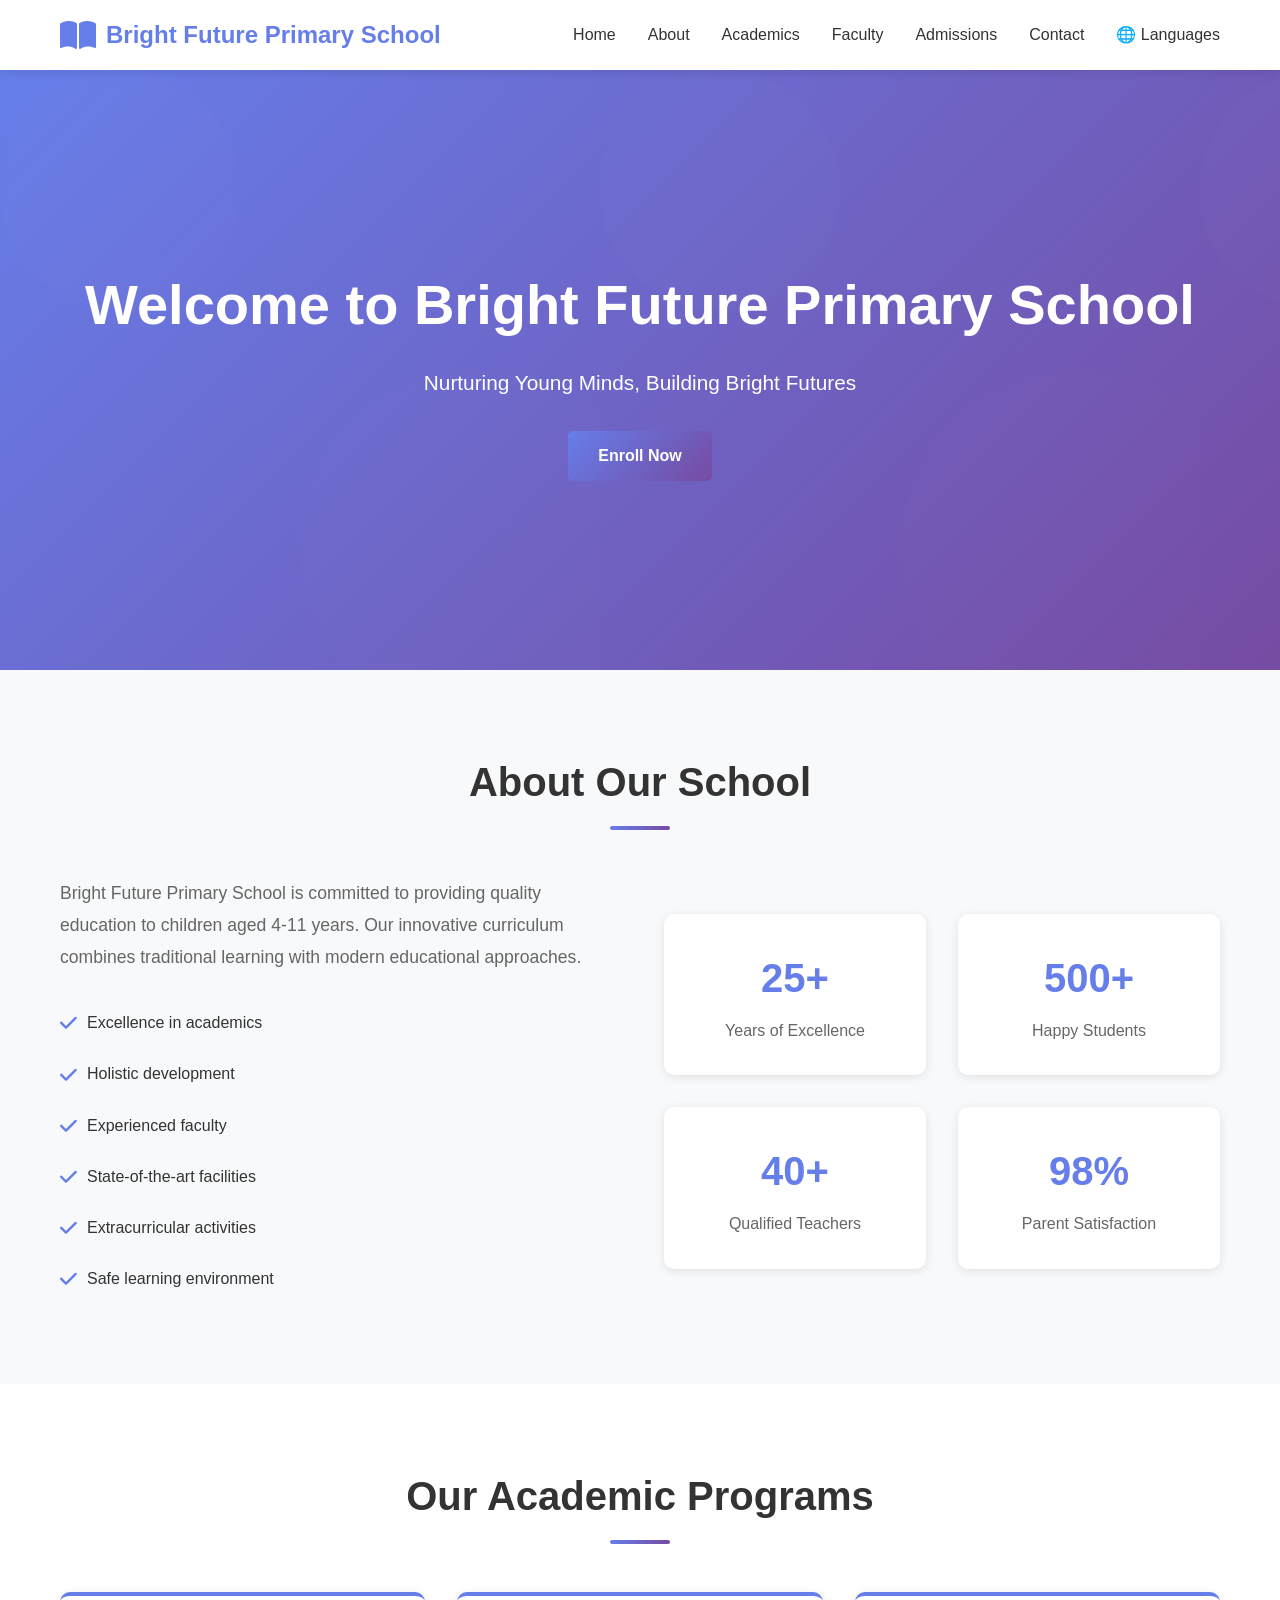
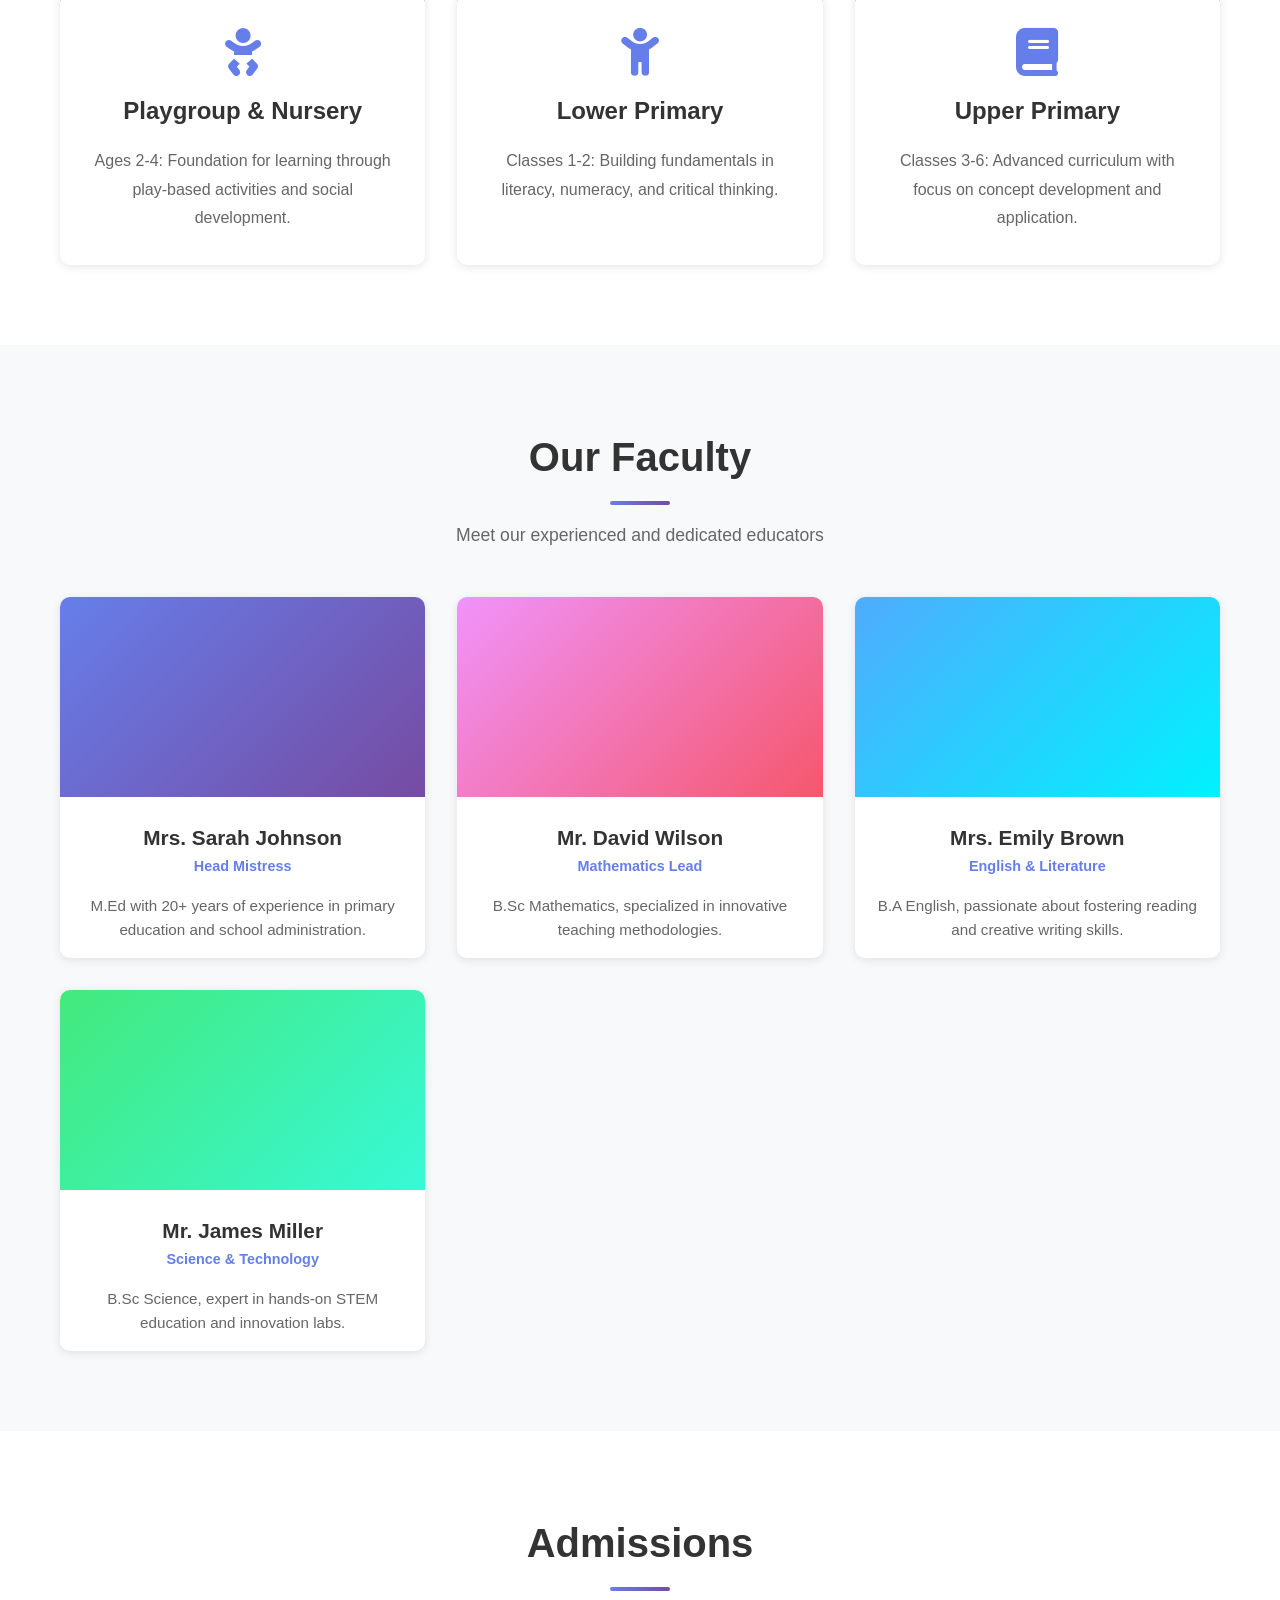
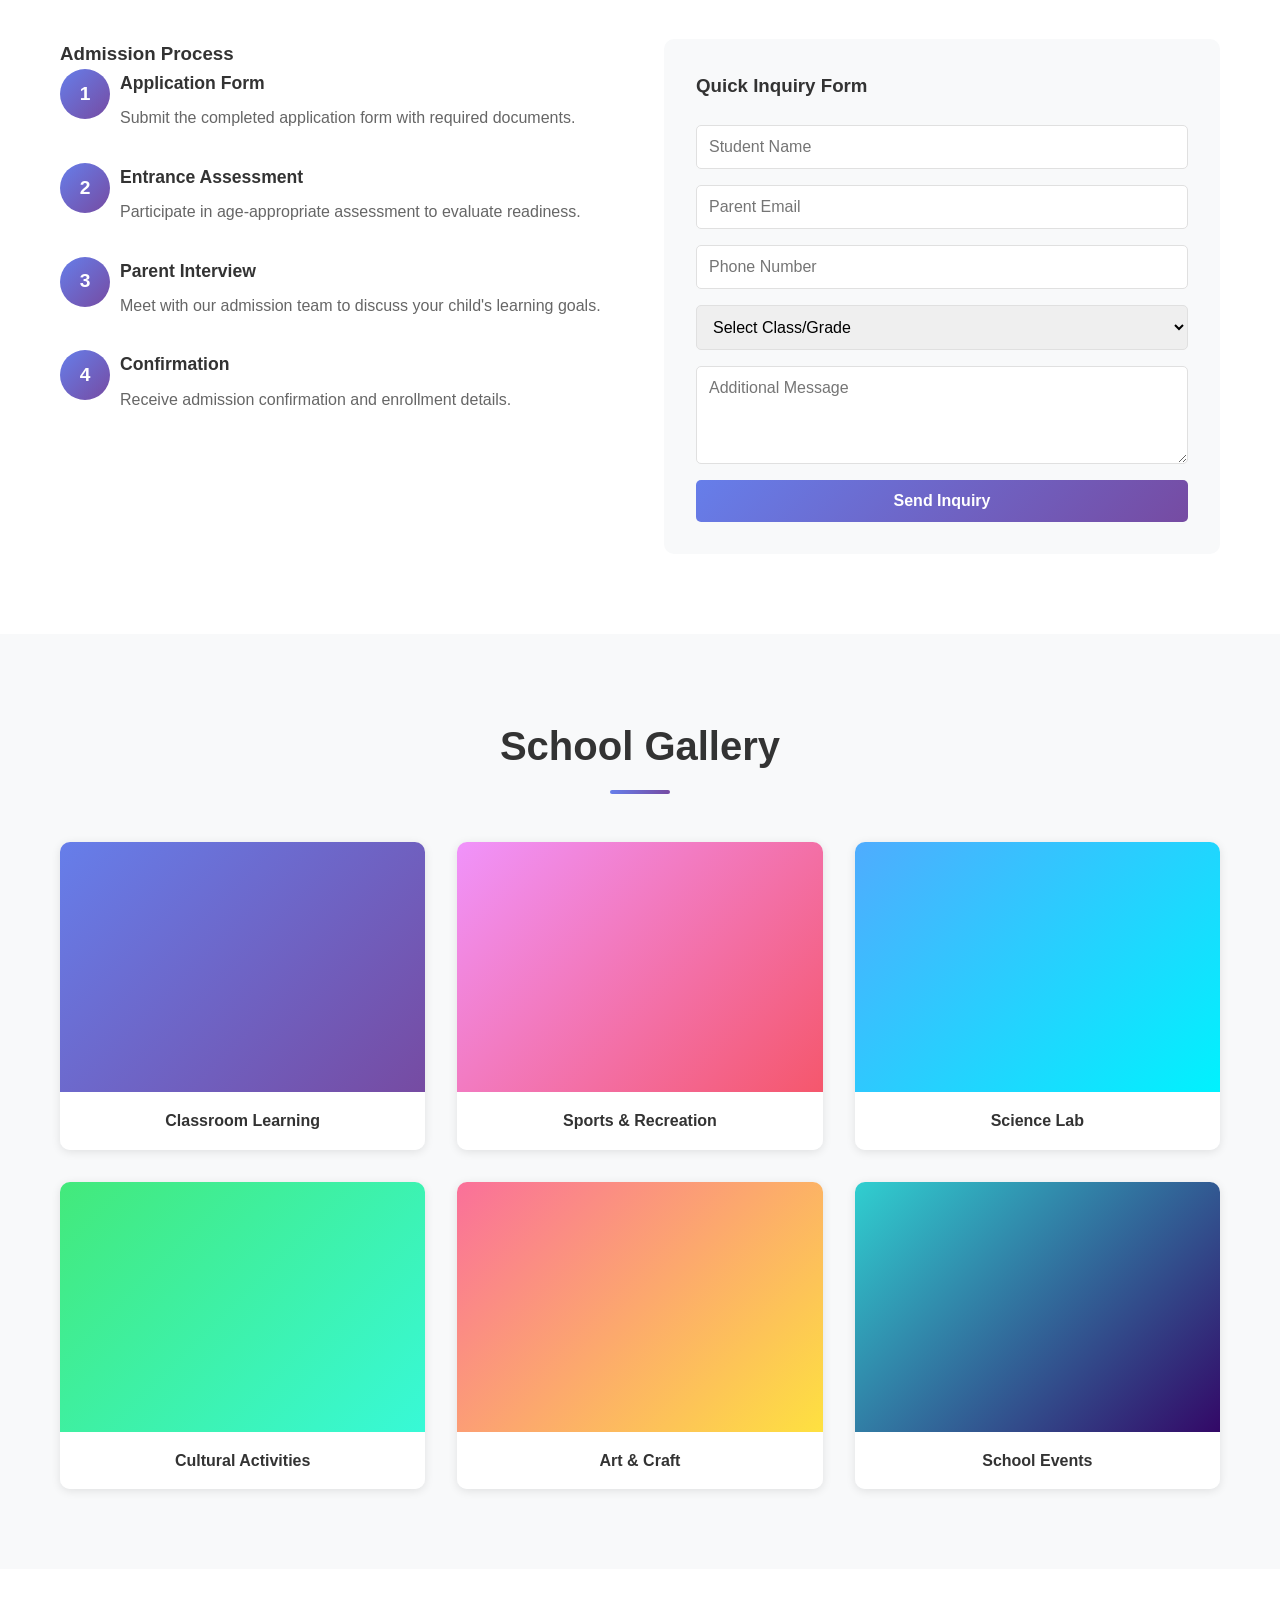
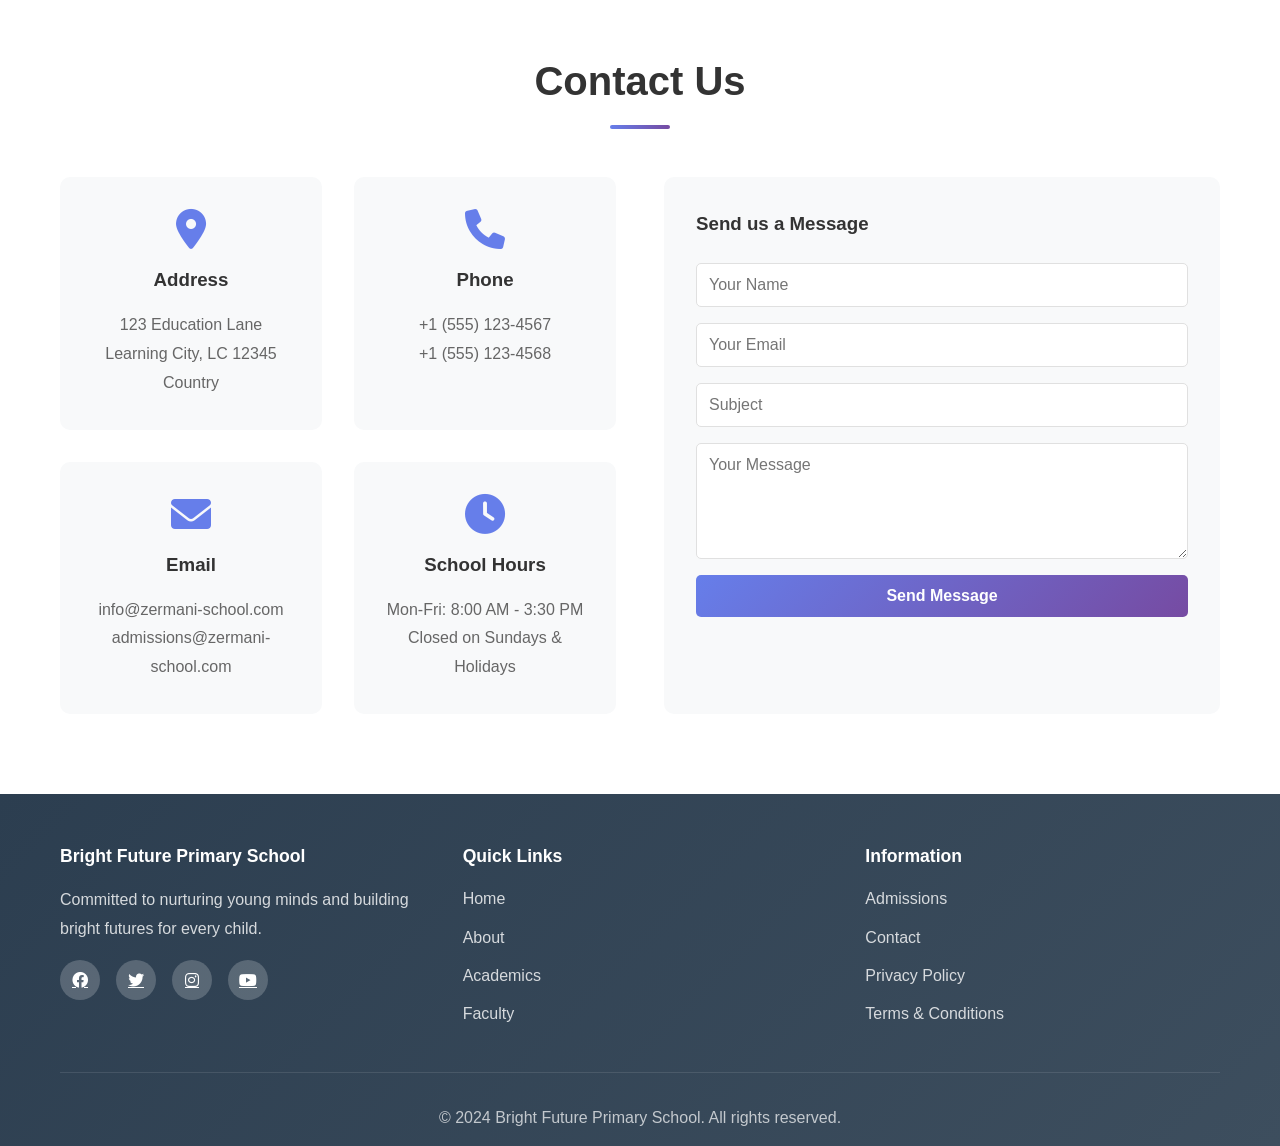
<file: index.html>
<!DOCTYPE html>
<html lang="en">
<head>
    <meta charset="UTF-8">
    <meta name="viewport" content="width=device-width, initial-scale=1.0">
    <title>Bright Future Primary School</title>
    <link rel="stylesheet" href="styles.css">
    <link rel="stylesheet" href="https://cdnjs.cloudflare.com/ajax/libs/font-awesome/6.0.0/css/all.min.css">
</head>
<body>
    <!-- Navigation Bar -->
    <nav class="navbar">
        <div class="container">
            <div class="nav-brand">
                <i class="fas fa-book-open"></i>
                <span>Bright Future Primary School</span>
            </div>
            <ul class="nav-menu">
                <li><a href="#home" class="nav-link active">Home</a></li>
                <li><a href="#about" class="nav-link">About</a></li>
                <li><a href="#academics" class="nav-link">Academics</a></li>
                <li><a href="#faculty" class="nav-link">Faculty</a></li>
                <li><a href="#admissions" class="nav-link">Admissions</a></li>
                <li><a href="#contact" class="nav-link">Contact</a></li>
                <li><a href="language-selector.html" class="nav-link" title="Change Language">🌐 Languages</a></li>
            </ul>
            <div class="hamburger">
                <span></span>
                <span></span>
                <span></span>
            </div>
        </div>
    </nav>

    <!-- Hero Section -->
    <section id="home" class="hero">
        <div class="hero-content">
            <h1>Welcome to Bright Future Primary School</h1>
            <p>Nurturing Young Minds, Building Bright Futures</p>
            <a href="#admissions" class="btn btn-primary">Enroll Now</a>
        </div>
        <div class="hero-overlay"></div>
    </section>

    <!-- About Section -->
    <section id="about" class="about">
        <div class="container">
            <h2>About Our School</h2>
            <div class="about-content">
                <div class="about-text">
                    <p>Bright Future Primary School is committed to providing quality education to children aged 4-11 years. Our innovative curriculum combines traditional learning with modern educational approaches.</p>
                    <ul class="about-features">
                        <li><i class="fas fa-check"></i> Excellence in academics</li>
                        <li><i class="fas fa-check"></i> Holistic development</li>
                        <li><i class="fas fa-check"></i> Experienced faculty</li>
                        <li><i class="fas fa-check"></i> State-of-the-art facilities</li>
                        <li><i class="fas fa-check"></i> Extracurricular activities</li>
                        <li><i class="fas fa-check"></i> Safe learning environment</li>
                    </ul>
                </div>
                <div class="about-stats">
                    <div class="stat">
                        <h3>25+</h3>
                        <p>Years of Excellence</p>
                    </div>
                    <div class="stat">
                        <h3>500+</h3>
                        <p>Happy Students</p>
                    </div>
                    <div class="stat">
                        <h3>40+</h3>
                        <p>Qualified Teachers</p>
                    </div>
                    <div class="stat">
                        <h3>98%</h3>
                        <p>Parent Satisfaction</p>
                    </div>
                </div>
            </div>
        </div>
    </section>

    <!-- Academics Section -->
    <section id="academics" class="academics">
        <div class="container">
            <h2>Our Academic Programs</h2>
            <div class="programs-grid">
                <div class="program-card">
                    <i class="fas fa-baby"></i>
                    <h3>Playgroup & Nursery</h3>
                    <p>Ages 2-4: Foundation for learning through play-based activities and social development.</p>
                </div>
                <div class="program-card">
                    <i class="fas fa-child"></i>
                    <h3>Lower Primary</h3>
                    <p>Classes 1-2: Building fundamentals in literacy, numeracy, and critical thinking.</p>
                </div>
                <div class="program-card">
                    <i class="fas fa-book"></i>
                    <h3>Upper Primary</h3>
                    <p>Classes 3-6: Advanced curriculum with focus on concept development and application.</p>
                </div>
            </div>
        </div>
    </section>

    <!-- Faculty Section -->
    <section id="faculty" class="faculty">
        <div class="container">
            <h2>Our Faculty</h2>
            <p class="section-subtitle">Meet our experienced and dedicated educators</p>
            <div class="faculty-grid">
                <div class="faculty-card">
                    <div class="faculty-image" style="background: linear-gradient(135deg, #667eea 0%, #764ba2 100%);"></div>
                    <h3>Mrs. Sarah Johnson</h3>
                    <p class="position">Head Mistress</p>
                    <p class="bio">M.Ed with 20+ years of experience in primary education and school administration.</p>
                </div>
                <div class="faculty-card">
                    <div class="faculty-image" style="background: linear-gradient(135deg, #f093fb 0%, #f5576c 100%);"></div>
                    <h3>Mr. David Wilson</h3>
                    <p class="position">Mathematics Lead</p>
                    <p class="bio">B.Sc Mathematics, specialized in innovative teaching methodologies.</p>
                </div>
                <div class="faculty-card">
                    <div class="faculty-image" style="background: linear-gradient(135deg, #4facfe 0%, #00f2fe 100%);"></div>
                    <h3>Mrs. Emily Brown</h3>
                    <p class="position">English & Literature</p>
                    <p class="bio">B.A English, passionate about fostering reading and creative writing skills.</p>
                </div>
                <div class="faculty-card">
                    <div class="faculty-image" style="background: linear-gradient(135deg, #43e97b 0%, #38f9d7 100%);"></div>
                    <h3>Mr. James Miller</h3>
                    <p class="position">Science & Technology</p>
                    <p class="bio">B.Sc Science, expert in hands-on STEM education and innovation labs.</p>
                </div>
            </div>
        </div>
    </section>

    <!-- Admissions Section -->
    <section id="admissions" class="admissions">
        <div class="container">
            <h2>Admissions</h2>
            <div class="admissions-content">
                <div class="admission-info">
                    <h3>Admission Process</h3>
                    <ol class="admission-steps">
                        <li>
                            <strong>Application Form</strong>
                            <p>Submit the completed application form with required documents.</p>
                        </li>
                        <li>
                            <strong>Entrance Assessment</strong>
                            <p>Participate in age-appropriate assessment to evaluate readiness.</p>
                        </li>
                        <li>
                            <strong>Parent Interview</strong>
                            <p>Meet with our admission team to discuss your child's learning goals.</p>
                        </li>
                        <li>
                            <strong>Confirmation</strong>
                            <p>Receive admission confirmation and enrollment details.</p>
                        </li>
                    </ol>
                </div>
                <div class="admission-form">
                    <h3>Quick Inquiry Form</h3>
                    <form id="admissionForm">
                        <input type="text" placeholder="Student Name" required>
                        <input type="email" placeholder="Parent Email" required>
                        <input type="tel" placeholder="Phone Number" required>
                        <select required>
                            <option value="">Select Class/Grade</option>
                            <option value="playgroup">Playgroup</option>
                            <option value="nursery">Nursery</option>
                            <option value="class1">Class 1</option>
                            <option value="class2">Class 2</option>
                            <option value="class3">Class 3</option>
                            <option value="class4">Class 4</option>
                            <option value="class5">Class 5</option>
                            <option value="class6">Class 6</option>
                        </select>
                        <textarea placeholder="Additional Message" rows="4"></textarea>
                        <button type="submit" class="btn btn-primary">Send Inquiry</button>
                    </form>
                </div>
            </div>
        </div>
    </section>

    <!-- Gallery Section -->
    <section class="gallery">
        <div class="container">
            <h2>School Gallery</h2>
            <div class="gallery-grid">
                <div class="gallery-item">
                    <div class="gallery-image" style="background: linear-gradient(135deg, #667eea 0%, #764ba2 100%);"></div>
                    <p>Classroom Learning</p>
                </div>
                <div class="gallery-item">
                    <div class="gallery-image" style="background: linear-gradient(135deg, #f093fb 0%, #f5576c 100%);"></div>
                    <p>Sports & Recreation</p>
                </div>
                <div class="gallery-item">
                    <div class="gallery-image" style="background: linear-gradient(135deg, #4facfe 0%, #00f2fe 100%);"></div>
                    <p>Science Lab</p>
                </div>
                <div class="gallery-item">
                    <div class="gallery-image" style="background: linear-gradient(135deg, #43e97b 0%, #38f9d7 100%);"></div>
                    <p>Cultural Activities</p>
                </div>
                <div class="gallery-item">
                    <div class="gallery-image" style="background: linear-gradient(135deg, #fa709a 0%, #fee140 100%);"></div>
                    <p>Art & Craft</p>
                </div>
                <div class="gallery-item">
                    <div class="gallery-image" style="background: linear-gradient(135deg, #30cfd0 0%, #330867 100%);"></div>
                    <p>School Events</p>
                </div>
            </div>
        </div>
    </section>

    <!-- Contact Section -->
    <section id="contact" class="contact">
        <div class="container">
            <h2>Contact Us</h2>
            <div class="contact-content">
                <div class="contact-info">
                    <div class="info-card">
                        <i class="fas fa-map-marker-alt"></i>
                        <h3>Address</h3>
                        <p>123 Education Lane<br>Learning City, LC 12345<br>Country</p>
                    </div>
                    <div class="info-card">
                        <i class="fas fa-phone"></i>
                        <h3>Phone</h3>
                        <p>+1 (555) 123-4567<br>+1 (555) 123-4568</p>
                    </div>
                    <div class="info-card">
                        <i class="fas fa-envelope"></i>
                        <h3>Email</h3>
                        <p>info@zermani-school.com<br>admissions@zermani-school.com</p>
                    </div>
                    <div class="info-card">
                        <i class="fas fa-clock"></i>
                        <h3>School Hours</h3>
                        <p>Mon-Fri: 8:00 AM - 3:30 PM<br>Closed on Sundays & Holidays</p>
                    </div>
                </div>
                <div class="contact-form">
                    <h3>Send us a Message</h3>
                    <form id="contactForm">
                        <input type="text" placeholder="Your Name" required>
                        <input type="email" placeholder="Your Email" required>
                        <input type="text" placeholder="Subject" required>
                        <textarea placeholder="Your Message" rows="5" required></textarea>
                        <button type="submit" class="btn btn-primary">Send Message</button>
                    </form>
                </div>
            </div>
        </div>
    </section>

    <!-- Footer -->
    <footer class="footer">
        <div class="container">
            <div class="footer-content">
                <div class="footer-section">
                    <h3>Bright Future Primary School</h3>
                    <p>Committed to nurturing young minds and building bright futures for every child.</p>
                    <div class="social-links">
                        <a href="#"><i class="fab fa-facebook"></i></a>
                        <a href="#"><i class="fab fa-twitter"></i></a>
                        <a href="#"><i class="fab fa-instagram"></i></a>
                        <a href="#"><i class="fab fa-youtube"></i></a>
                    </div>
                </div>
                <div class="footer-section">
                    <h4>Quick Links</h4>
                    <ul>
                        <li><a href="#home">Home</a></li>
                        <li><a href="#about">About</a></li>
                        <li><a href="#academics">Academics</a></li>
                        <li><a href="#faculty">Faculty</a></li>
                    </ul>
                </div>
                <div class="footer-section">
                    <h4>Information</h4>
                    <ul>
                        <li><a href="#admissions">Admissions</a></li>
                        <li><a href="#contact">Contact</a></li>
                        <li><a href="#">Privacy Policy</a></li>
                        <li><a href="#">Terms & Conditions</a></li>
                    </ul>
                </div>
            </div>
            <div class="footer-bottom">
                <p>&copy; 2024 Bright Future Primary School. All rights reserved.</p>
            </div>
        </div>
    </footer>

    <script src="script.js"></script>
</body>
</html>
</file>
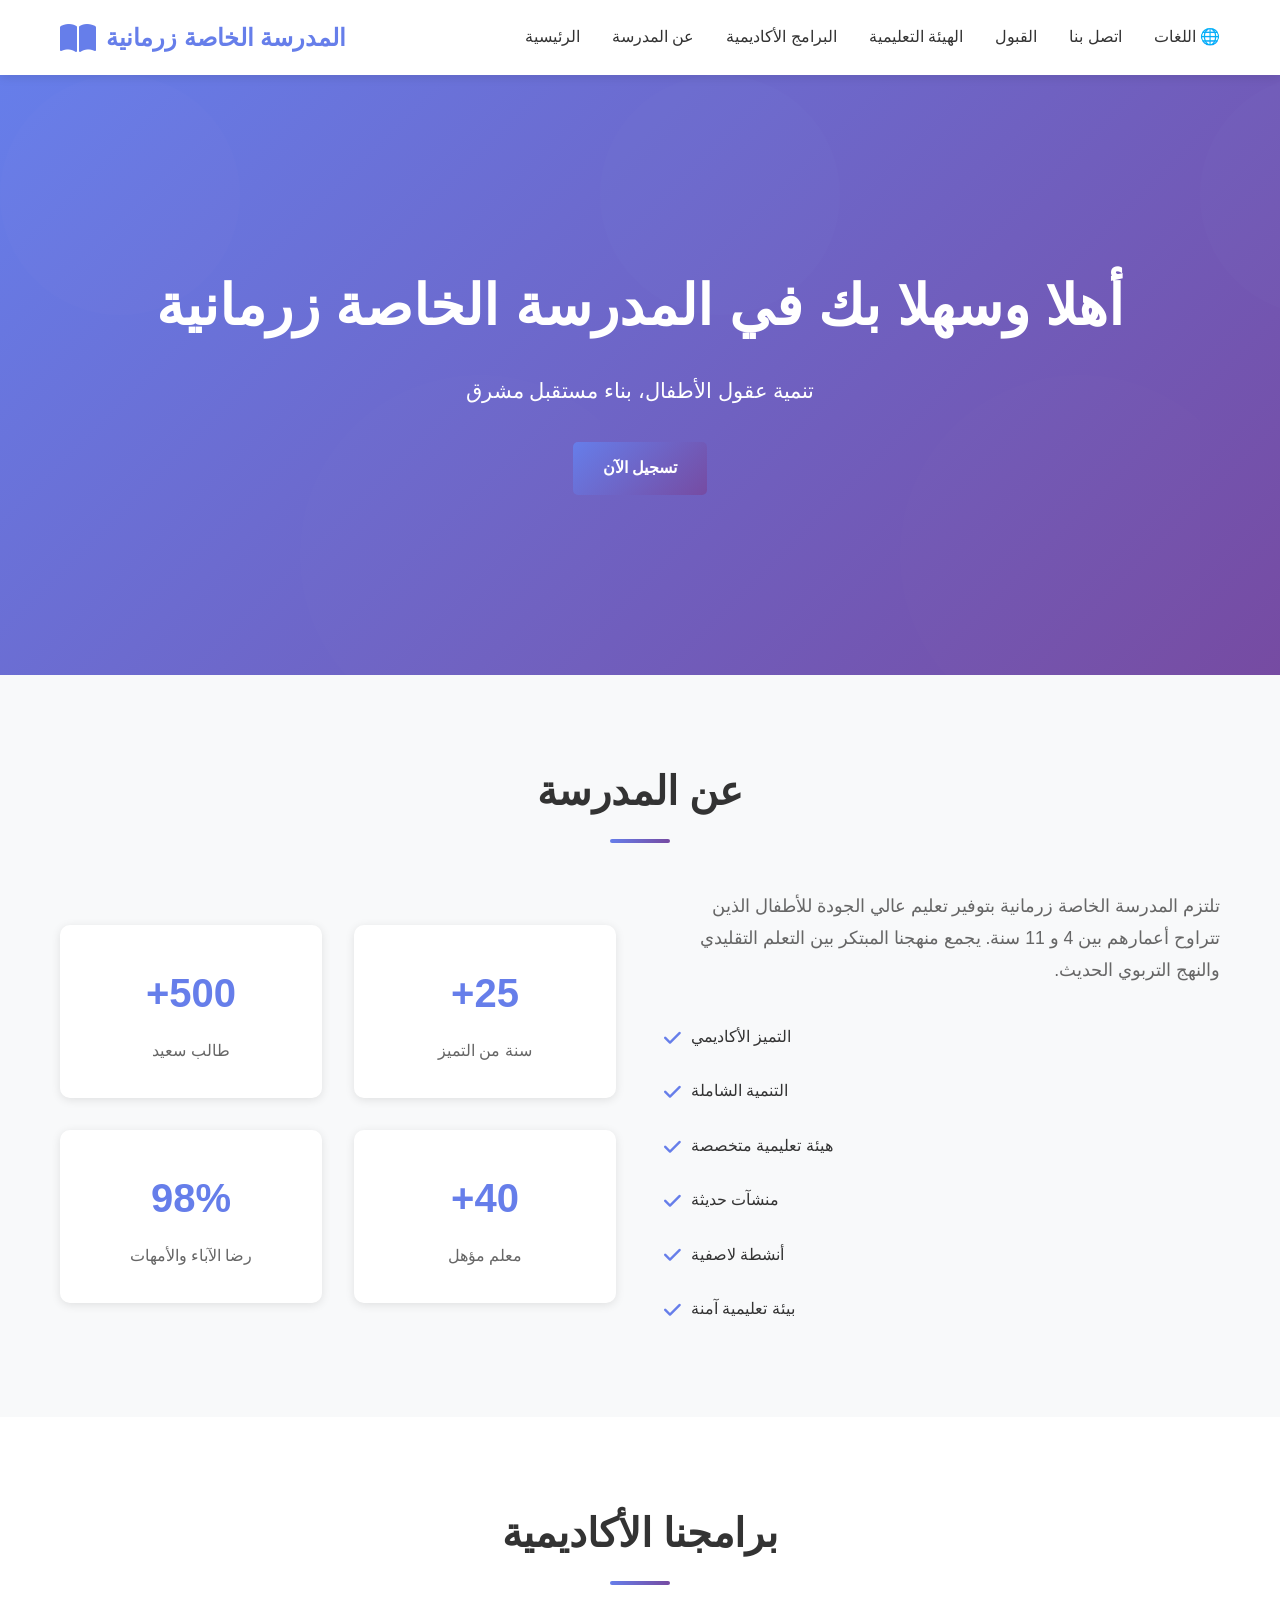
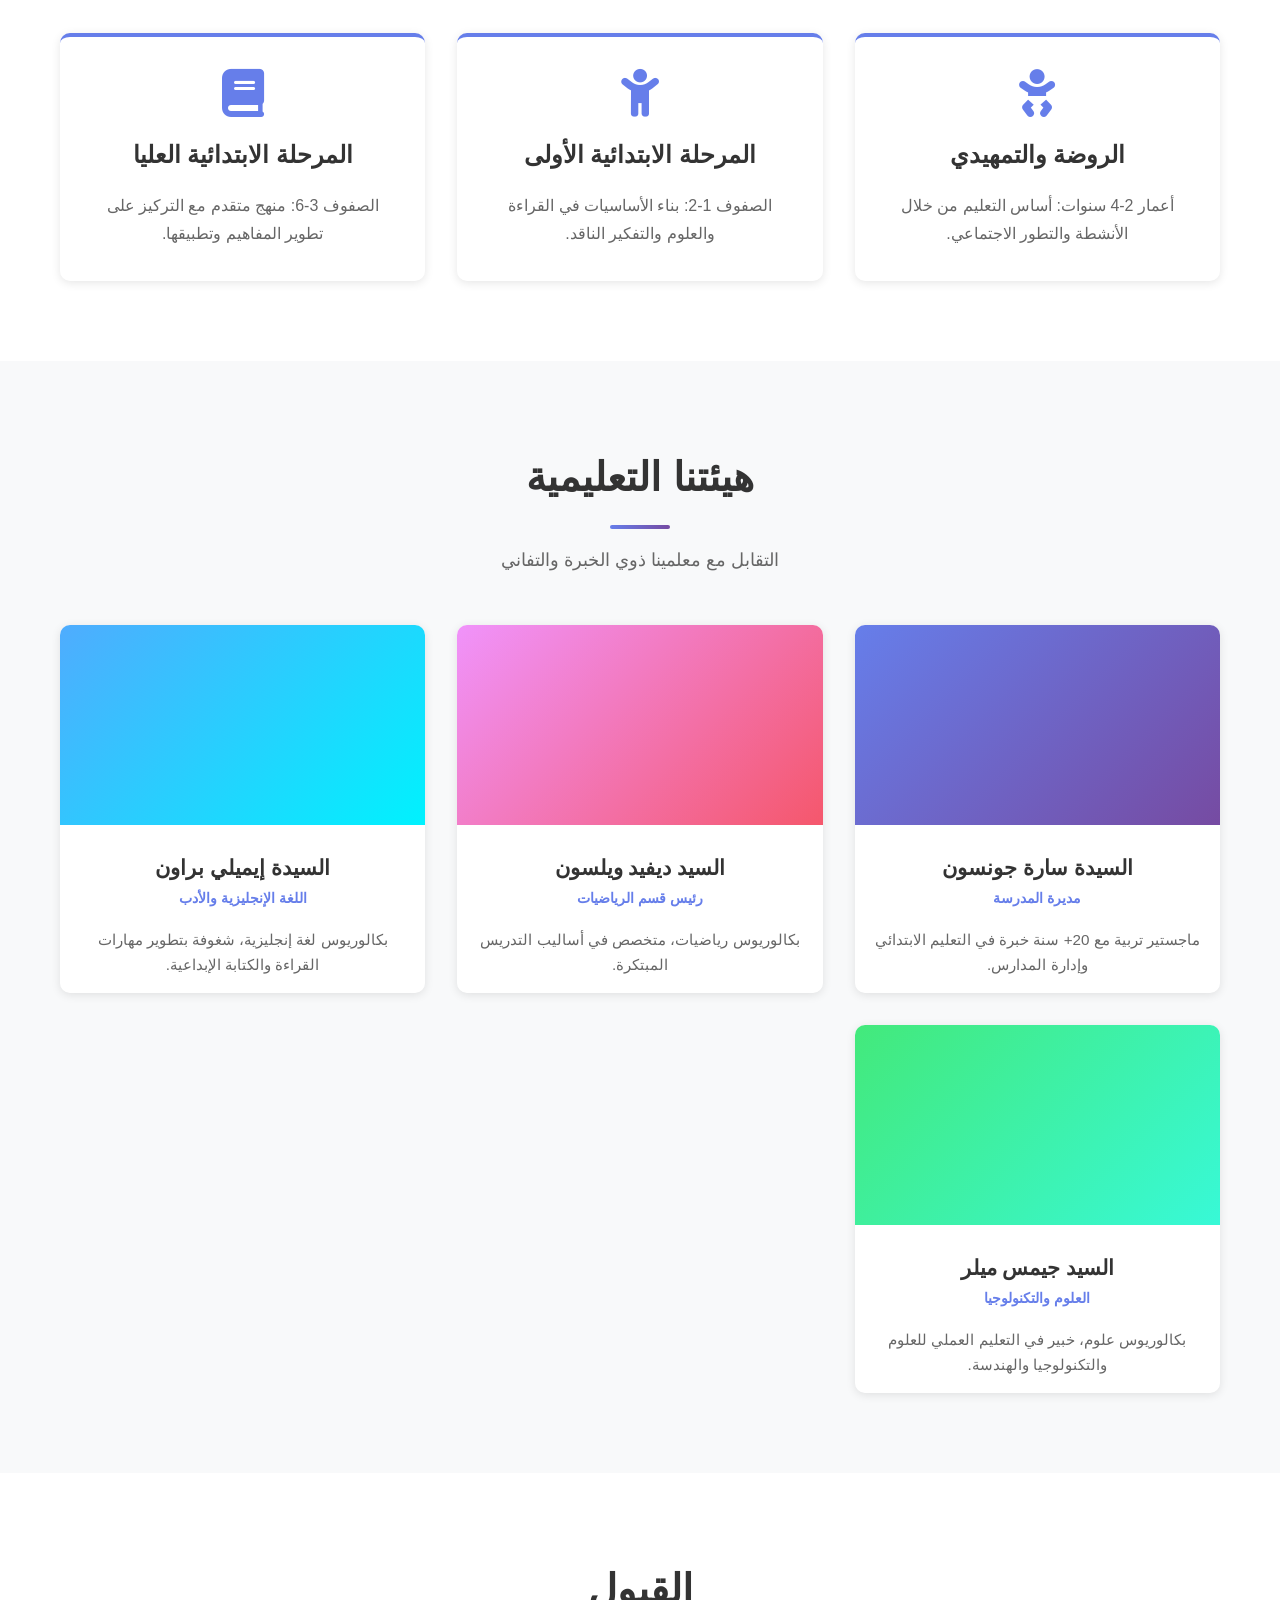
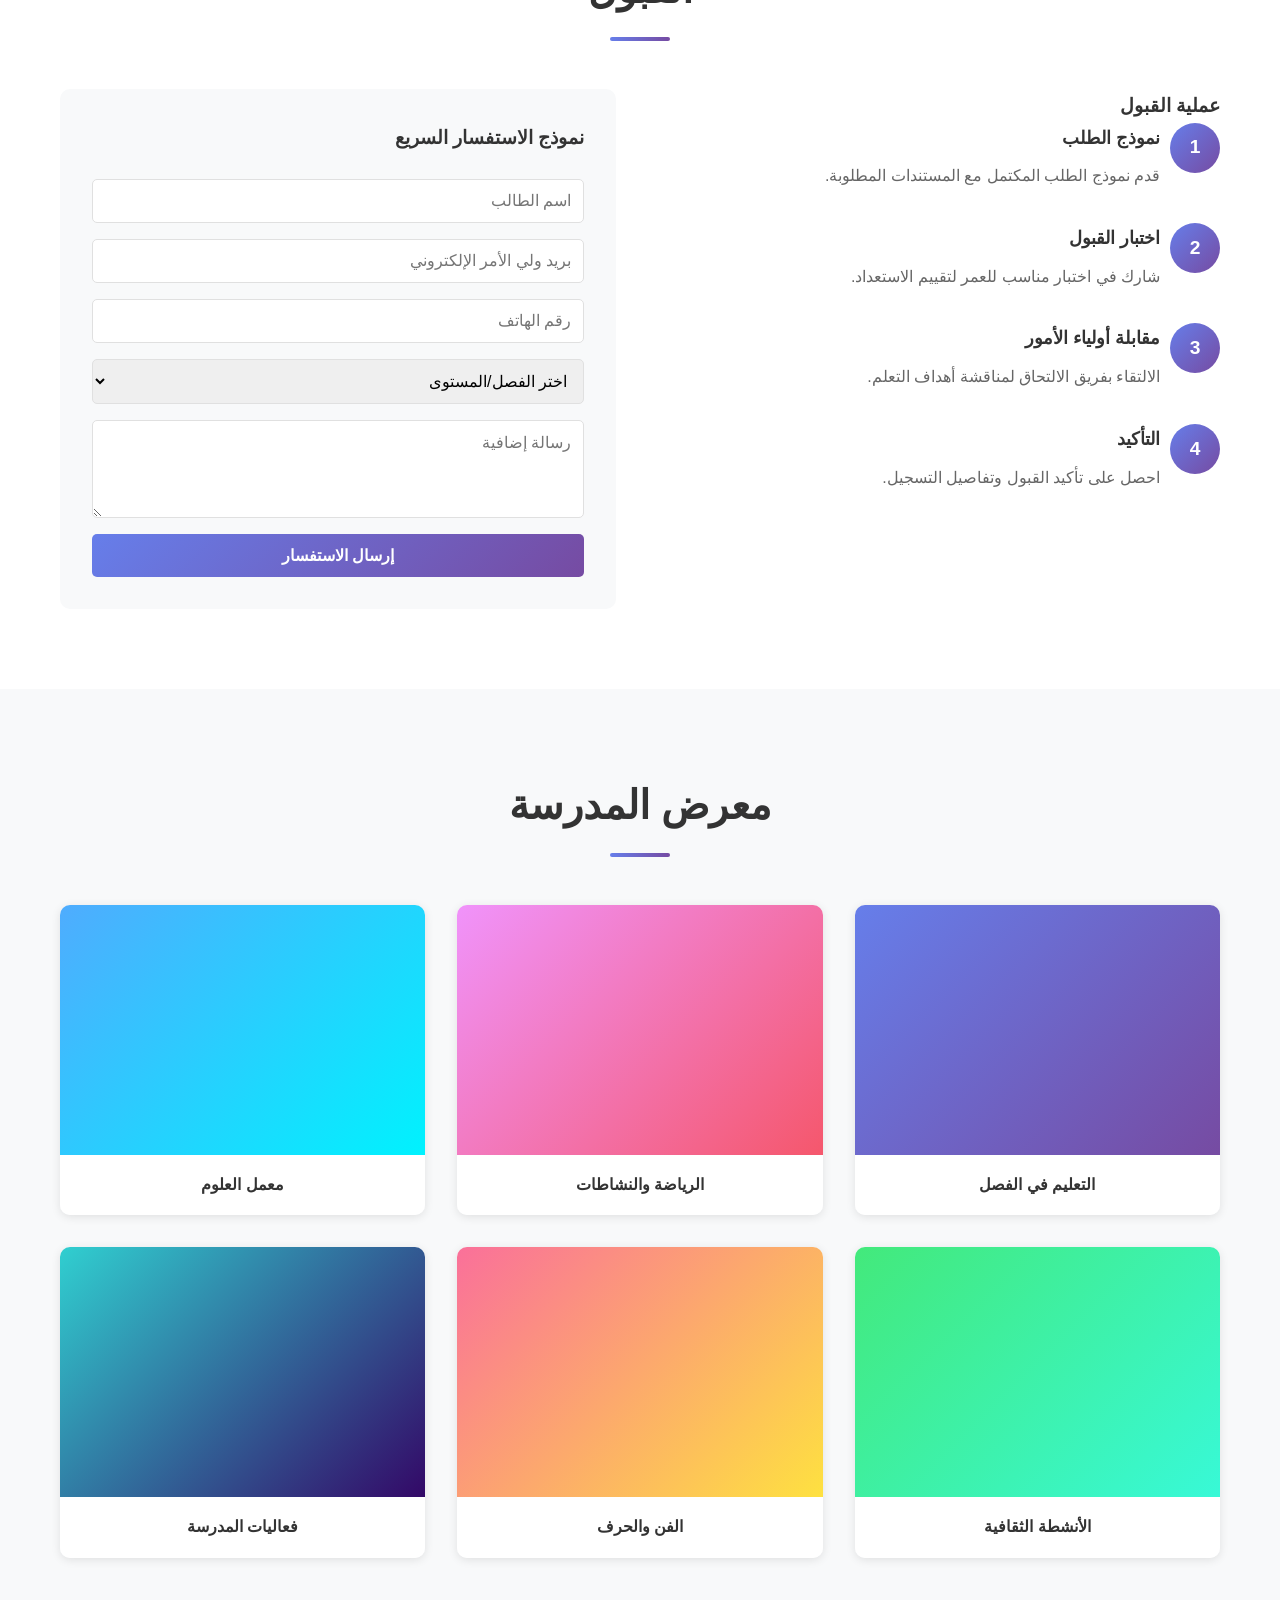
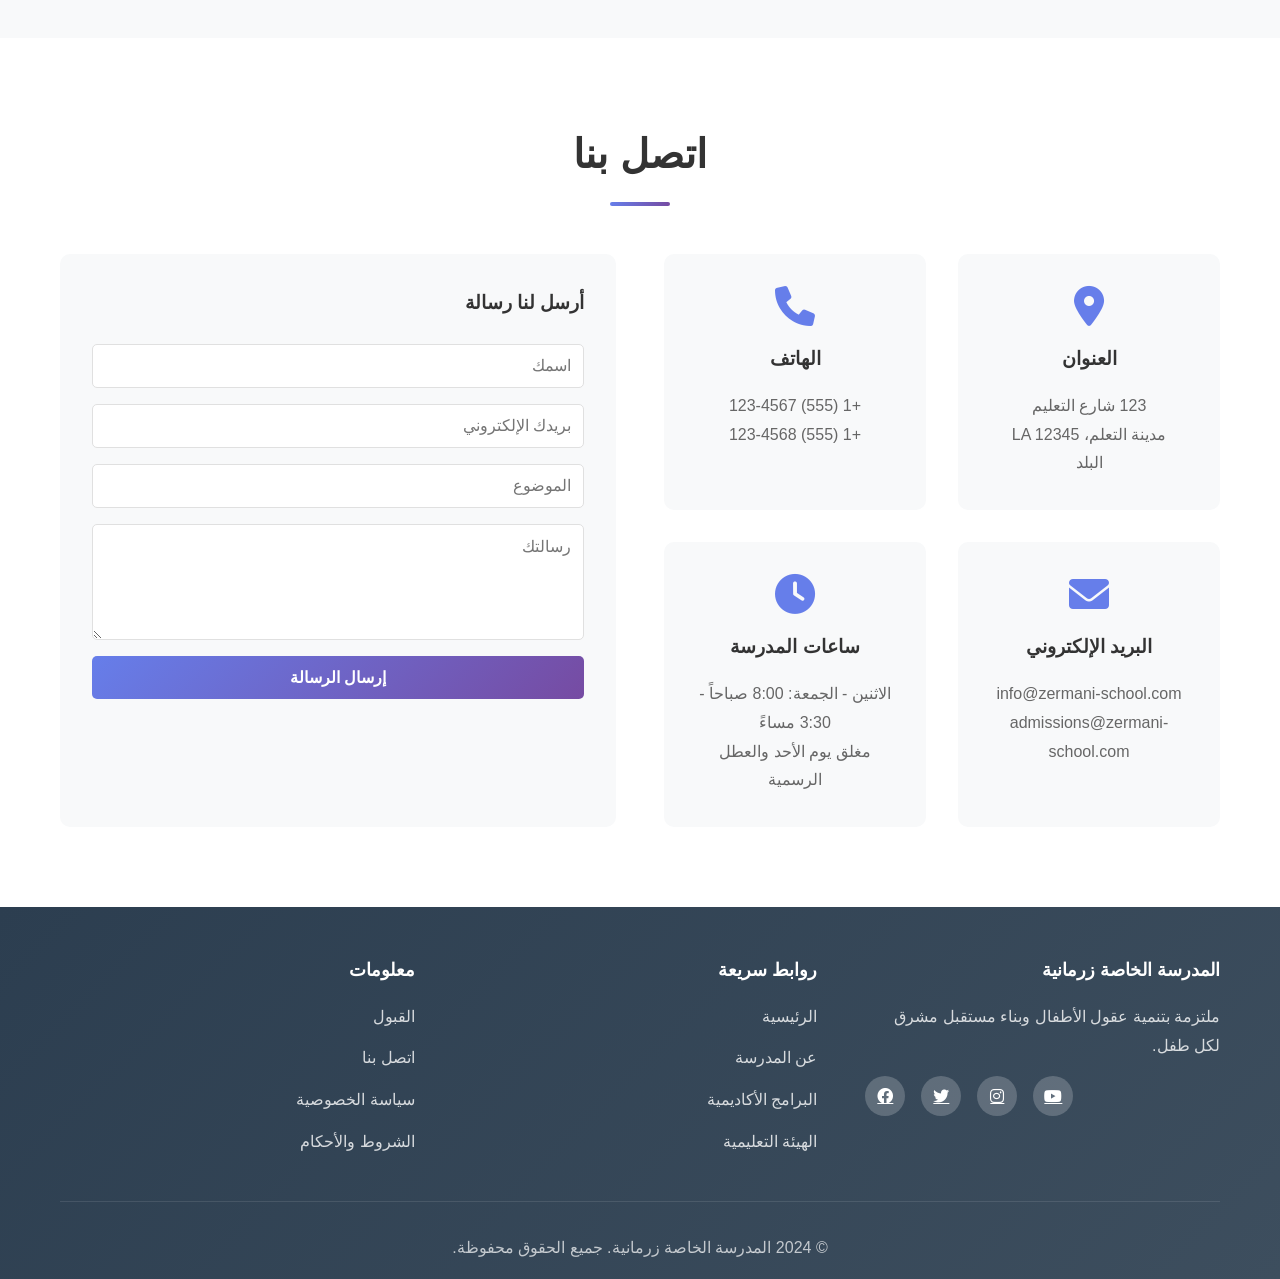
<file: index-ar.html>
<!DOCTYPE html>
<html lang="ar" dir="rtl">
<head>
    <meta charset="UTF-8">
    <meta name="viewport" content="width=device-width, initial-scale=1.0">
    <title>المدرسة الخاصة زرمانية</title>
    <link rel="stylesheet" href="styles-ar.css">
    <link rel="stylesheet" href="https://cdnjs.cloudflare.com/ajax/libs/font-awesome/6.0.0/css/all.min.css">
</head>
<body>
    <!-- Navigation Bar -->
    <nav class="navbar">
        <div class="container">
            <div class="nav-brand">
                <i class="fas fa-book-open"></i>
                <span>المدرسة الخاصة زرمانية</span>
            </div>
            <ul class="nav-menu">
                <li><a href="#home" class="nav-link active">الرئيسية</a></li>
                <li><a href="#about" class="nav-link">عن المدرسة</a></li>
                <li><a href="#academics" class="nav-link">البرامج الأكاديمية</a></li>
                <li><a href="#faculty" class="nav-link">الهيئة التعليمية</a></li>
                <li><a href="#admissions" class="nav-link">القبول</a></li>
                <li><a href="#contact" class="nav-link">اتصل بنا</a></li>
                <li><a href="language-selector.html" class="nav-link" title="تغيير اللغة">🌐 اللغات</a></li>
            </ul>
            <div class="hamburger">
                <span></span>
                <span></span>
                <span></span>
            </div>
        </div>
    </nav>

    <!-- Hero Section -->
    <section id="home" class="hero">
        <div class="hero-content">
            <h1>أهلا وسهلا بك في المدرسة الخاصة زرمانية</h1>
            <p>تنمية عقول الأطفال، بناء مستقبل مشرق</p>
            <a href="#admissions" class="btn btn-primary">تسجيل الآن</a>
        </div>
        <div class="hero-overlay"></div>
    </section>

    <!-- About Section -->
    <section id="about" class="about">
        <div class="container">
            <h2>عن المدرسة</h2>
            <div class="about-content">
                <div class="about-text">
                    <p>تلتزم المدرسة الخاصة زرمانية بتوفير تعليم عالي الجودة للأطفال الذين تتراوح أعمارهم بين 4 و 11 سنة. يجمع منهجنا المبتكر بين التعلم التقليدي والنهج التربوي الحديث.</p>
                    <ul class="about-features">
                        <li><i class="fas fa-check"></i> التميز الأكاديمي</li>
                        <li><i class="fas fa-check"></i> التنمية الشاملة</li>
                        <li><i class="fas fa-check"></i> هيئة تعليمية متخصصة</li>
                        <li><i class="fas fa-check"></i> منشآت حديثة</li>
                        <li><i class="fas fa-check"></i> أنشطة لاصفية</li>
                        <li><i class="fas fa-check"></i> بيئة تعليمية آمنة</li>
                    </ul>
                </div>
                <div class="about-stats">
                    <div class="stat">
                        <h3>25+</h3>
                        <p>سنة من التميز</p>
                    </div>
                    <div class="stat">
                        <h3>500+</h3>
                        <p>طالب سعيد</p>
                    </div>
                    <div class="stat">
                        <h3>40+</h3>
                        <p>معلم مؤهل</p>
                    </div>
                    <div class="stat">
                        <h3>98%</h3>
                        <p>رضا الآباء والأمهات</p>
                    </div>
                </div>
            </div>
        </div>
    </section>

    <!-- Academics Section -->
    <section id="academics" class="academics">
        <div class="container">
            <h2>برامجنا الأكاديمية</h2>
            <div class="programs-grid">
                <div class="program-card">
                    <i class="fas fa-baby"></i>
                    <h3>الروضة والتمهيدي</h3>
                    <p>أعمار 2-4 سنوات: أساس التعليم من خلال الأنشطة والتطور الاجتماعي.</p>
                </div>
                <div class="program-card">
                    <i class="fas fa-child"></i>
                    <h3>المرحلة الابتدائية الأولى</h3>
                    <p>الصفوف 1-2: بناء الأساسيات في القراءة والعلوم والتفكير الناقد.</p>
                </div>
                <div class="program-card">
                    <i class="fas fa-book"></i>
                    <h3>المرحلة الابتدائية العليا</h3>
                    <p>الصفوف 3-6: منهج متقدم مع التركيز على تطوير المفاهيم وتطبيقها.</p>
                </div>
            </div>
        </div>
    </section>

    <!-- Faculty Section -->
    <section id="faculty" class="faculty">
        <div class="container">
            <h2>هيئتنا التعليمية</h2>
            <p class="section-subtitle">التقابل مع معلمينا ذوي الخبرة والتفاني</p>
            <div class="faculty-grid">
                <div class="faculty-card">
                    <div class="faculty-image" style="background: linear-gradient(135deg, #667eea 0%, #764ba2 100%);"></div>
                    <h3>السيدة سارة جونسون</h3>
                    <p class="position">مديرة المدرسة</p>
                    <p class="bio">ماجستير تربية مع 20+ سنة خبرة في التعليم الابتدائي وإدارة المدارس.</p>
                </div>
                <div class="faculty-card">
                    <div class="faculty-image" style="background: linear-gradient(135deg, #f093fb 0%, #f5576c 100%);"></div>
                    <h3>السيد ديفيد ويلسون</h3>
                    <p class="position">رئيس قسم الرياضيات</p>
                    <p class="bio">بكالوريوس رياضيات، متخصص في أساليب التدريس المبتكرة.</p>
                </div>
                <div class="faculty-card">
                    <div class="faculty-image" style="background: linear-gradient(135deg, #4facfe 0%, #00f2fe 100%);"></div>
                    <h3>السيدة إيميلي براون</h3>
                    <p class="position">اللغة الإنجليزية والأدب</p>
                    <p class="bio">بكالوريوس لغة إنجليزية، شغوفة بتطوير مهارات القراءة والكتابة الإبداعية.</p>
                </div>
                <div class="faculty-card">
                    <div class="faculty-image" style="background: linear-gradient(135deg, #43e97b 0%, #38f9d7 100%);"></div>
                    <h3>السيد جيمس ميلر</h3>
                    <p class="position">العلوم والتكنولوجيا</p>
                    <p class="bio">بكالوريوس علوم، خبير في التعليم العملي للعلوم والتكنولوجيا والهندسة.</p>
                </div>
            </div>
        </div>
    </section>

    <!-- Admissions Section -->
    <section id="admissions" class="admissions">
        <div class="container">
            <h2>القبول</h2>
            <div class="admissions-content">
                <div class="admission-info">
                    <h3>عملية القبول</h3>
                    <ol class="admission-steps">
                        <li>
                            <strong>نموذج الطلب</strong>
                            <p>قدم نموذج الطلب المكتمل مع المستندات المطلوبة.</p>
                        </li>
                        <li>
                            <strong>اختبار القبول</strong>
                            <p>شارك في اختبار مناسب للعمر لتقييم الاستعداد.</p>
                        </li>
                        <li>
                            <strong>مقابلة أولياء الأمور</strong>
                            <p>الالتقاء بفريق الالتحاق لمناقشة أهداف التعلم.</p>
                        </li>
                        <li>
                            <strong>التأكيد</strong>
                            <p>احصل على تأكيد القبول وتفاصيل التسجيل.</p>
                        </li>
                    </ol>
                </div>
                <div class="admission-form">
                    <h3>نموذج الاستفسار السريع</h3>
                    <form id="admissionForm">
                        <input type="text" placeholder="اسم الطالب" required>
                        <input type="email" placeholder="بريد ولي الأمر الإلكتروني" required>
                        <input type="tel" placeholder="رقم الهاتف" required>
                        <select required>
                            <option value="">اختر الفصل/المستوى</option>
                            <option value="playgroup">الروضة</option>
                            <option value="nursery">التمهيدي</option>
                            <option value="class1">الصف الأول</option>
                            <option value="class2">الصف الثاني</option>
                            <option value="class3">الصف الثالث</option>
                            <option value="class4">الصف الرابع</option>
                            <option value="class5">الصف الخامس</option>
                            <option value="class6">الصف السادس</option>
                        </select>
                        <textarea placeholder="رسالة إضافية" rows="4"></textarea>
                        <button type="submit" class="btn btn-primary">إرسال الاستفسار</button>
                    </form>
                </div>
            </div>
        </div>
    </section>

    <!-- Gallery Section -->
    <section class="gallery">
        <div class="container">
            <h2>معرض المدرسة</h2>
            <div class="gallery-grid">
                <div class="gallery-item">
                    <div class="gallery-image" style="background: linear-gradient(135deg, #667eea 0%, #764ba2 100%);"></div>
                    <p>التعليم في الفصل</p>
                </div>
                <div class="gallery-item">
                    <div class="gallery-image" style="background: linear-gradient(135deg, #f093fb 0%, #f5576c 100%);"></div>
                    <p>الرياضة والنشاطات</p>
                </div>
                <div class="gallery-item">
                    <div class="gallery-image" style="background: linear-gradient(135deg, #4facfe 0%, #00f2fe 100%);"></div>
                    <p>معمل العلوم</p>
                </div>
                <div class="gallery-item">
                    <div class="gallery-image" style="background: linear-gradient(135deg, #43e97b 0%, #38f9d7 100%);"></div>
                    <p>الأنشطة الثقافية</p>
                </div>
                <div class="gallery-item">
                    <div class="gallery-image" style="background: linear-gradient(135deg, #fa709a 0%, #fee140 100%);"></div>
                    <p>الفن والحرف</p>
                </div>
                <div class="gallery-item">
                    <div class="gallery-image" style="background: linear-gradient(135deg, #30cfd0 0%, #330867 100%);"></div>
                    <p>فعاليات المدرسة</p>
                </div>
            </div>
        </div>
    </section>

    <!-- Contact Section -->
    <section id="contact" class="contact">
        <div class="container">
            <h2>اتصل بنا</h2>
            <div class="contact-content">
                <div class="contact-info">
                    <div class="info-card">
                        <i class="fas fa-map-marker-alt"></i>
                        <h3>العنوان</h3>
                        <p>123 شارع التعليم<br>مدينة التعلم، LA 12345<br>البلد</p>
                    </div>
                    <div class="info-card">
                        <i class="fas fa-phone"></i>
                        <h3>الهاتف</h3>
                        <p>+1 (555) 123-4567<br>+1 (555) 123-4568</p>
                    </div>
                    <div class="info-card">
                        <i class="fas fa-envelope"></i>
                        <h3>البريد الإلكتروني</h3>
                        <p>info@zermani-school.com<br>admissions@zermani-school.com</p>
                    </div>
                    <div class="info-card">
                        <i class="fas fa-clock"></i>
                        <h3>ساعات المدرسة</h3>
                        <p>الاثنين - الجمعة: 8:00 صباحاً - 3:30 مساءً<br>مغلق يوم الأحد والعطل الرسمية</p>
                    </div>
                </div>
                <div class="contact-form">
                    <h3>أرسل لنا رسالة</h3>
                    <form id="contactForm">
                        <input type="text" placeholder="اسمك" required>
                        <input type="email" placeholder="بريدك الإلكتروني" required>
                        <input type="text" placeholder="الموضوع" required>
                        <textarea placeholder="رسالتك" rows="5" required></textarea>
                        <button type="submit" class="btn btn-primary">إرسال الرسالة</button>
                    </form>
                </div>
            </div>
        </div>
    </section>

    <!-- Footer -->
    <footer class="footer">
        <div class="container">
            <div class="footer-content">
                <div class="footer-section">
                    <h3>المدرسة الخاصة زرمانية</h3>
                    <p>ملتزمة بتنمية عقول الأطفال وبناء مستقبل مشرق لكل طفل.</p>
                    <div class="social-links">
                        <a href="#"><i class="fab fa-facebook"></i></a>
                        <a href="#"><i class="fab fa-twitter"></i></a>
                        <a href="#"><i class="fab fa-instagram"></i></a>
                        <a href="#"><i class="fab fa-youtube"></i></a>
                    </div>
                </div>
                <div class="footer-section">
                    <h4>روابط سريعة</h4>
                    <ul>
                        <li><a href="#home">الرئيسية</a></li>
                        <li><a href="#about">عن المدرسة</a></li>
                        <li><a href="#academics">البرامج الأكاديمية</a></li>
                        <li><a href="#faculty">الهيئة التعليمية</a></li>
                    </ul>
                </div>
                <div class="footer-section">
                    <h4>معلومات</h4>
                    <ul>
                        <li><a href="#admissions">القبول</a></li>
                        <li><a href="#contact">اتصل بنا</a></li>
                        <li><a href="#">سياسة الخصوصية</a></li>
                        <li><a href="#">الشروط والأحكام</a></li>
                    </ul>
                </div>
            </div>
            <div class="footer-bottom">
                <p>&copy; 2024 المدرسة الخاصة زرمانية. جميع الحقوق محفوظة.</p>
            </div>
        </div>
    </footer>

    <script src="script-ar.js"></script>
</body>
</html>
</file>
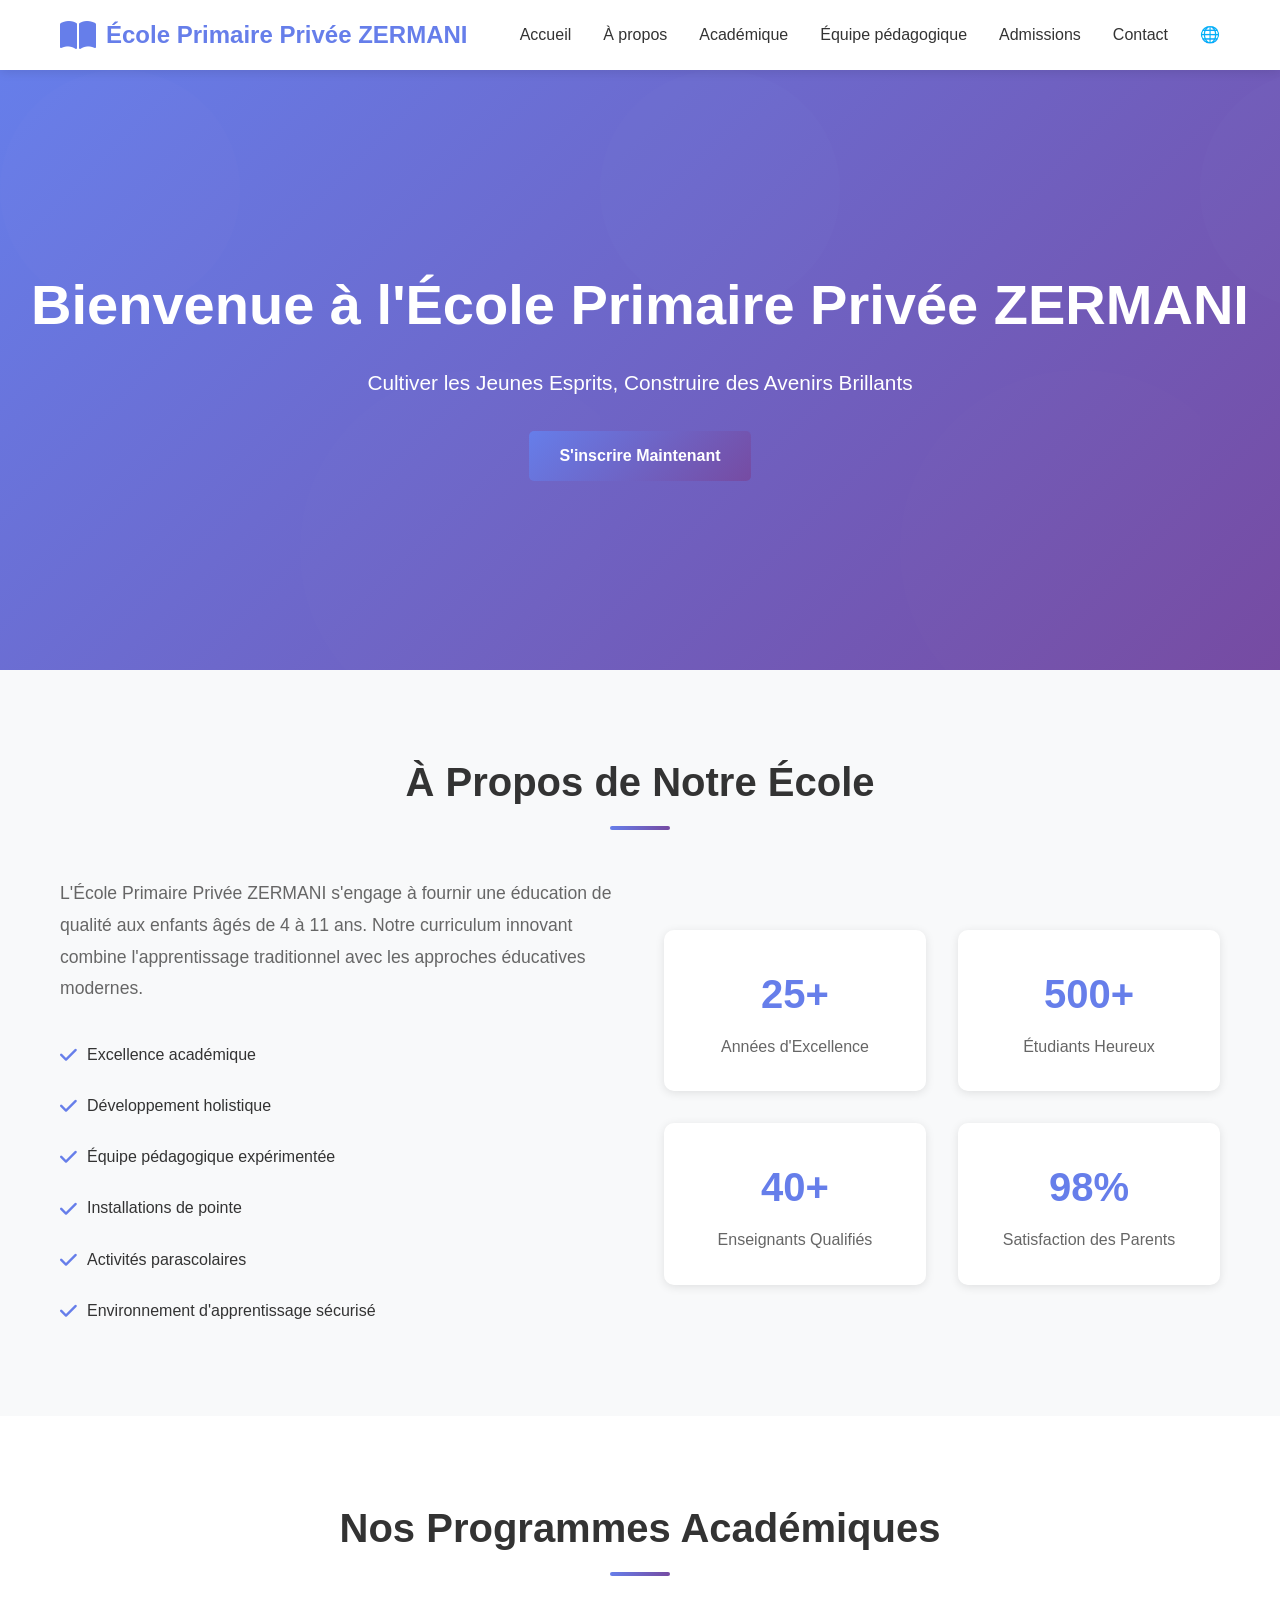
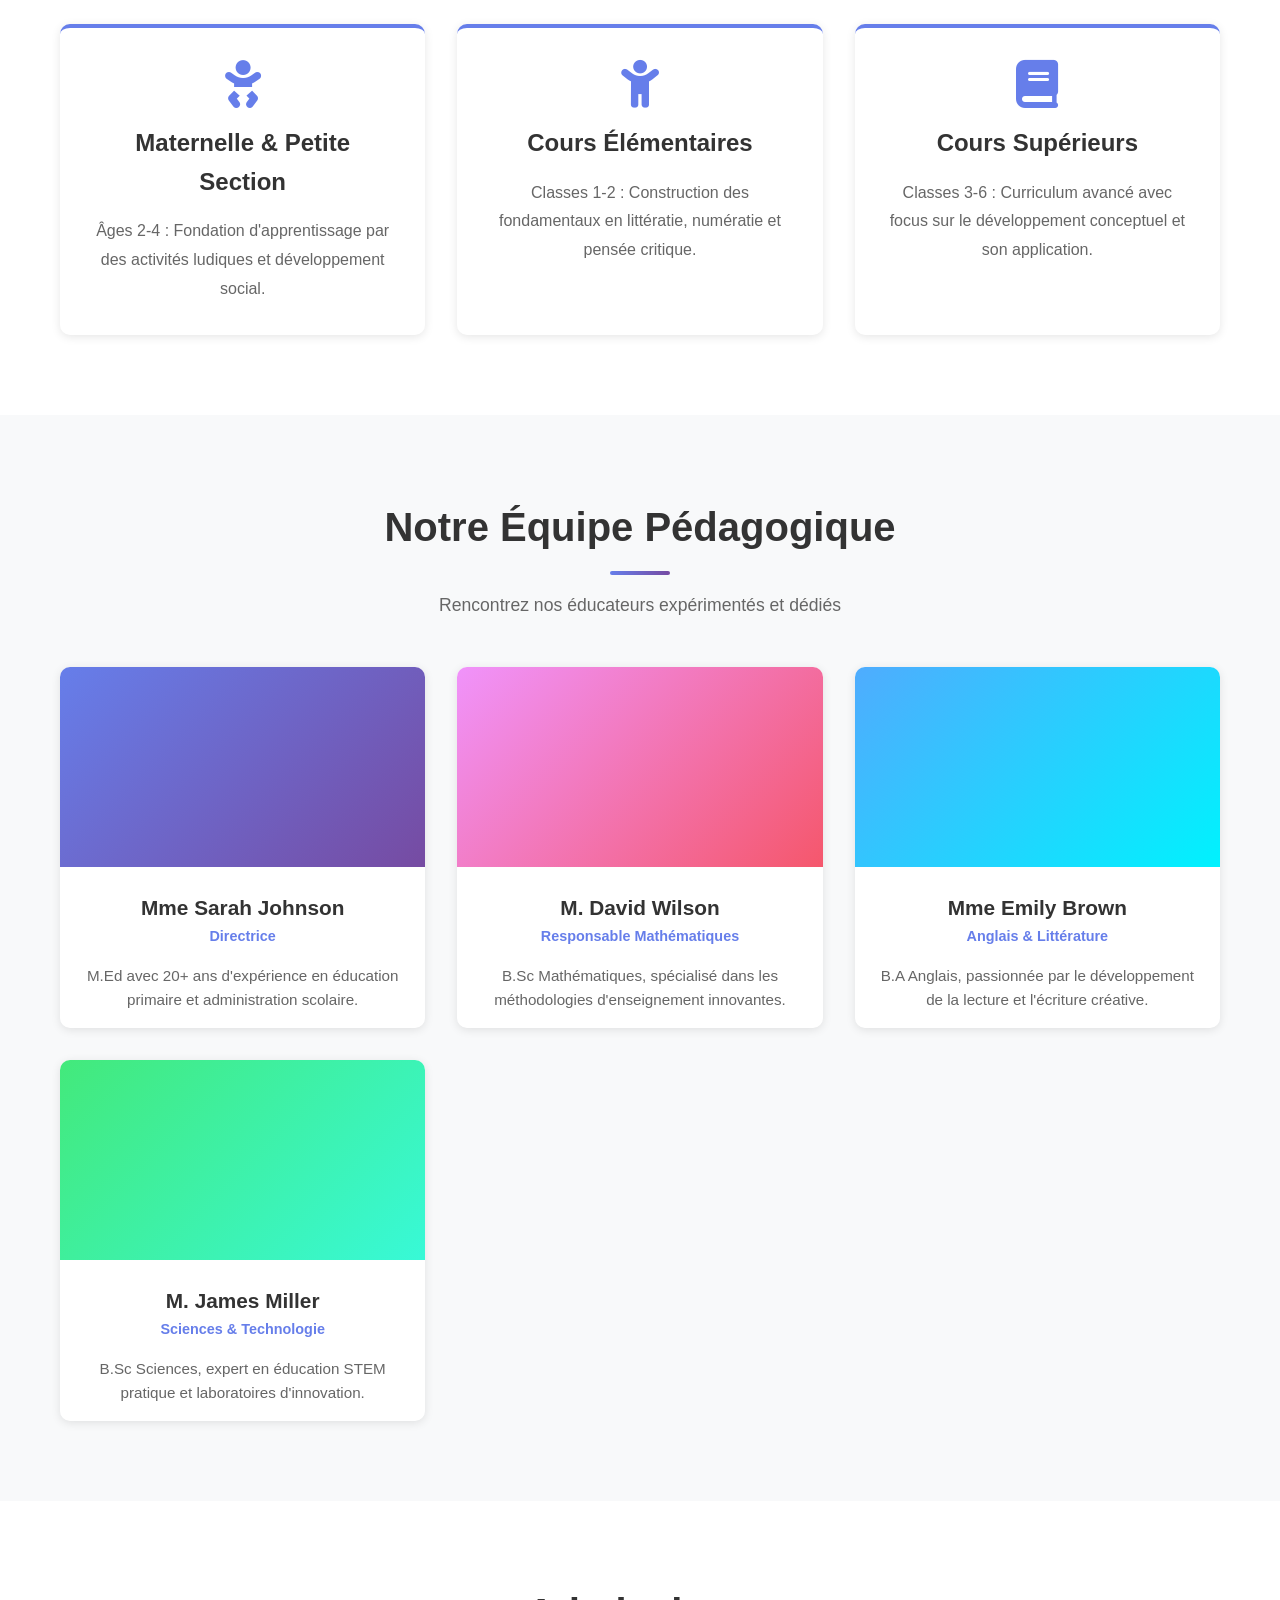
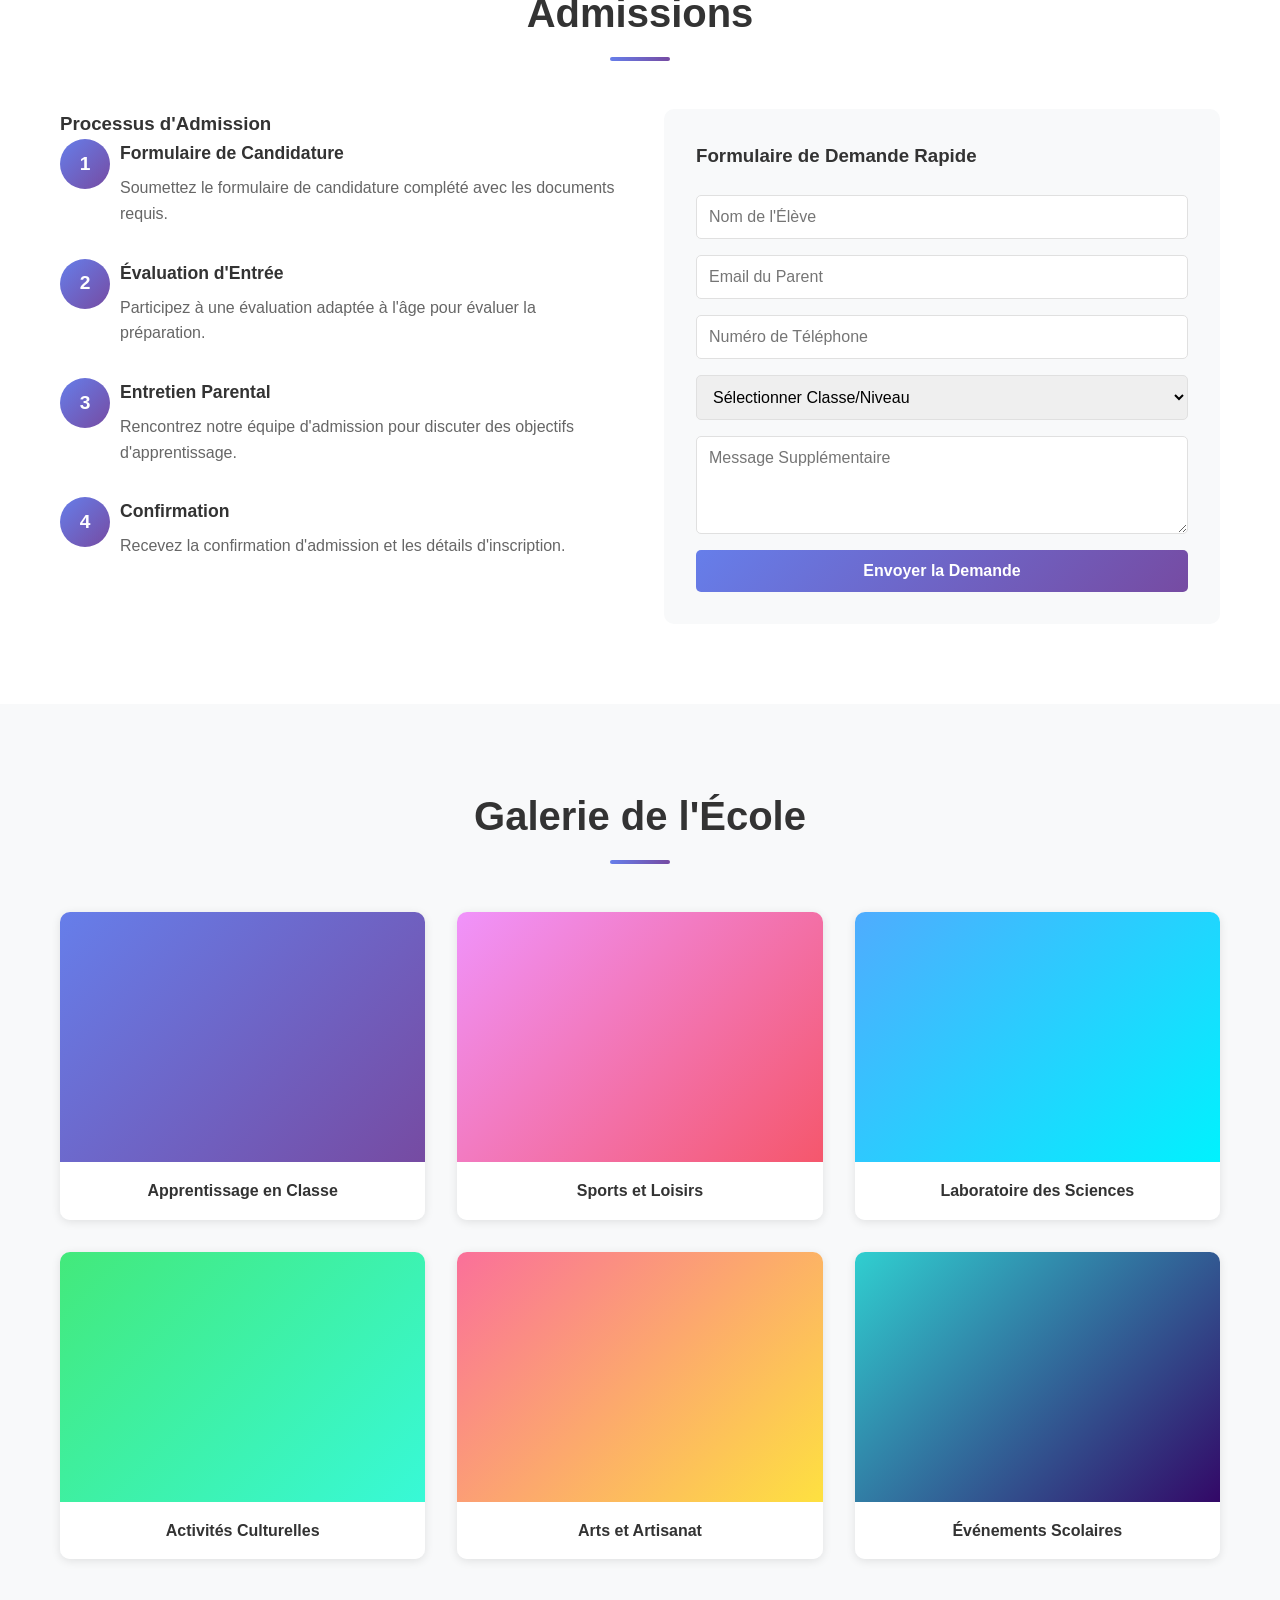
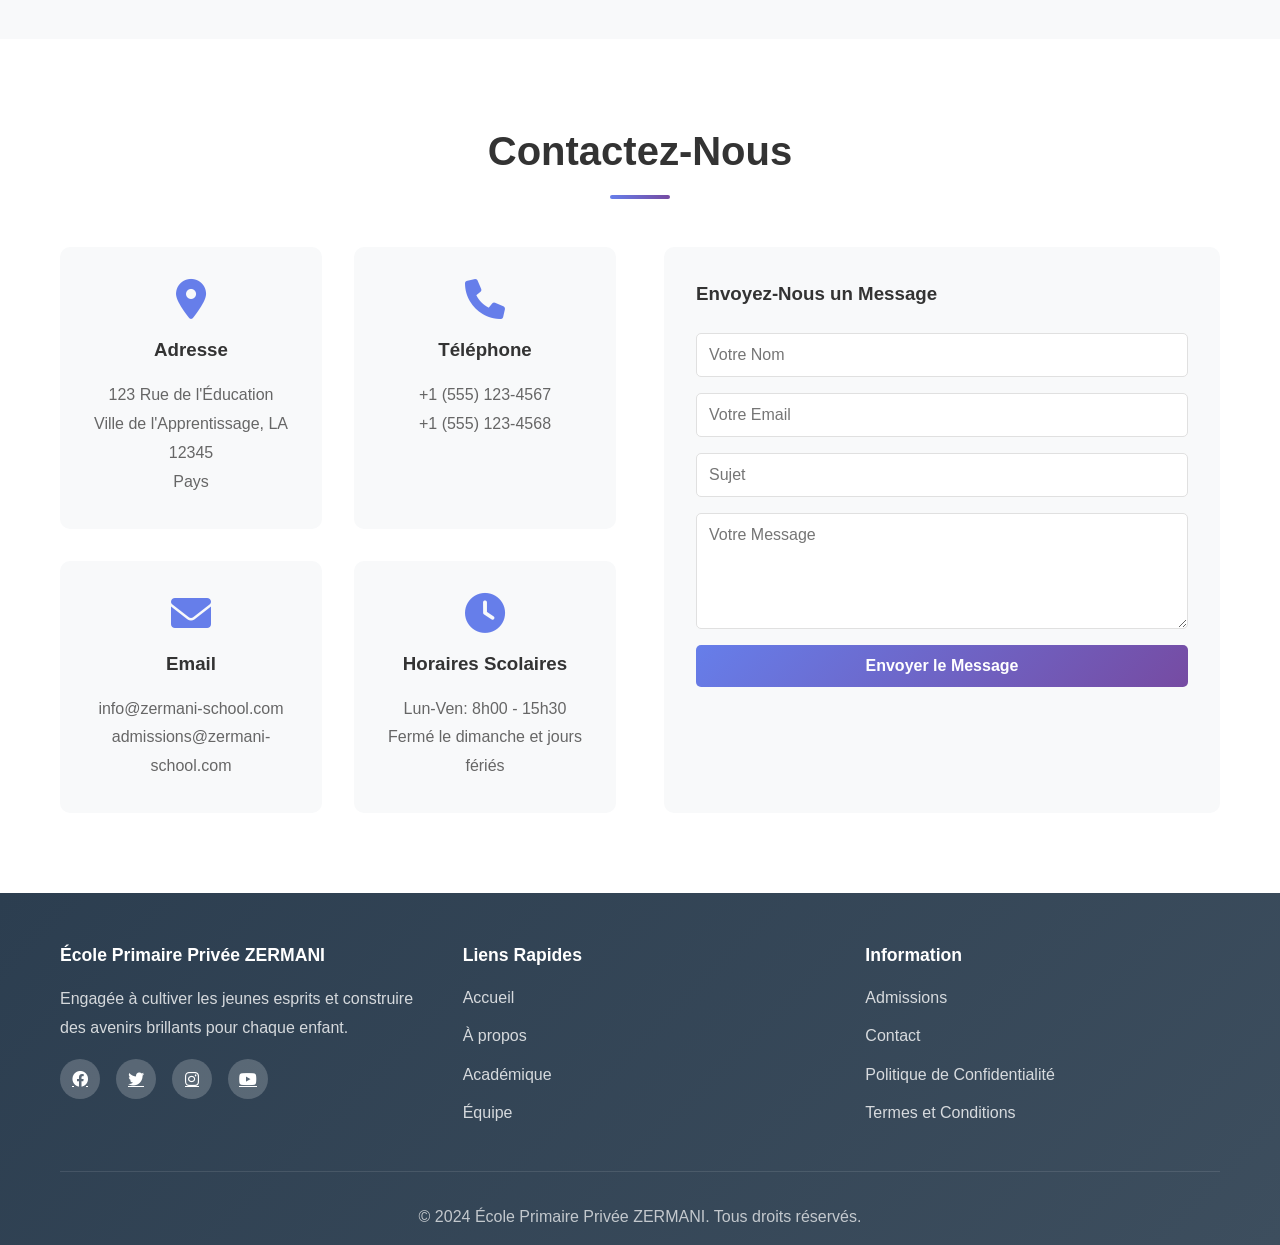
<file: index-fr.html>
<!DOCTYPE html>
<html lang="fr">
<head>
    <meta charset="UTF-8">
    <meta name="viewport" content="width=device-width, initial-scale=1.0">
    <title>École Primaire Privée ZERMANI</title>
    <link rel="stylesheet" href="styles-fr.css">
    <link rel="stylesheet" href="https://cdnjs.cloudflare.com/ajax/libs/font-awesome/6.0.0/css/all.min.css">
</head>
<body>
    <!-- Navigation Bar -->
    <nav class="navbar">
        <div class="container">
            <div class="nav-brand">
                <i class="fas fa-book-open"></i>
                <span>École Primaire Privée ZERMANI</span>
            </div>
            <ul class="nav-menu">
                <li><a href="#home" class="nav-link active">Accueil</a></li>
                <li><a href="#about" class="nav-link">À propos</a></li>
                <li><a href="#academics" class="nav-link">Académique</a></li>
                <li><a href="#faculty" class="nav-link">Équipe pédagogique</a></li>
                <li><a href="#admissions" class="nav-link">Admissions</a></li>
                <li><a href="#contact" class="nav-link">Contact</a></li>
                <li><a href="language-selector.html" class="nav-link">🌐</a></li>
            </ul>
            <div class="hamburger">
                <span></span>
                <span></span>
                <span></span>
            </div>
        </div>
    </nav>

    <!-- Hero Section -->
    <section id="home" class="hero">
        <div class="hero-content">
            <h1>Bienvenue à l'École Primaire Privée ZERMANI</h1>
            <p>Cultiver les Jeunes Esprits, Construire des Avenirs Brillants</p>
            <a href="#admissions" class="btn btn-primary">S'inscrire Maintenant</a>
        </div>
        <div class="hero-overlay"></div>
    </section>

    <!-- About Section -->
    <section id="about" class="about">
        <div class="container">
            <h2>À Propos de Notre École</h2>
            <div class="about-content">
                <div class="about-text">
                    <p>L'École Primaire Privée ZERMANI s'engage à fournir une éducation de qualité aux enfants âgés de 4 à 11 ans. Notre curriculum innovant combine l'apprentissage traditionnel avec les approches éducatives modernes.</p>
                    <ul class="about-features">
                        <li><i class="fas fa-check"></i> Excellence académique</li>
                        <li><i class="fas fa-check"></i> Développement holistique</li>
                        <li><i class="fas fa-check"></i> Équipe pédagogique expérimentée</li>
                        <li><i class="fas fa-check"></i> Installations de pointe</li>
                        <li><i class="fas fa-check"></i> Activités parascolaires</li>
                        <li><i class="fas fa-check"></i> Environnement d'apprentissage sécurisé</li>
                    </ul>
                </div>
                <div class="about-stats">
                    <div class="stat">
                        <h3>25+</h3>
                        <p>Années d'Excellence</p>
                    </div>
                    <div class="stat">
                        <h3>500+</h3>
                        <p>Étudiants Heureux</p>
                    </div>
                    <div class="stat">
                        <h3>40+</h3>
                        <p>Enseignants Qualifiés</p>
                    </div>
                    <div class="stat">
                        <h3>98%</h3>
                        <p>Satisfaction des Parents</p>
                    </div>
                </div>
            </div>
        </div>
    </section>

    <!-- Academics Section -->
    <section id="academics" class="academics">
        <div class="container">
            <h2>Nos Programmes Académiques</h2>
            <div class="programs-grid">
                <div class="program-card">
                    <i class="fas fa-baby"></i>
                    <h3>Maternelle & Petite Section</h3>
                    <p>Âges 2-4 : Fondation d'apprentissage par des activités ludiques et développement social.</p>
                </div>
                <div class="program-card">
                    <i class="fas fa-child"></i>
                    <h3>Cours Élémentaires</h3>
                    <p>Classes 1-2 : Construction des fondamentaux en littératie, numératie et pensée critique.</p>
                </div>
                <div class="program-card">
                    <i class="fas fa-book"></i>
                    <h3>Cours Supérieurs</h3>
                    <p>Classes 3-6 : Curriculum avancé avec focus sur le développement conceptuel et son application.</p>
                </div>
            </div>
        </div>
    </section>

    <!-- Faculty Section -->
    <section id="faculty" class="faculty">
        <div class="container">
            <h2>Notre Équipe Pédagogique</h2>
            <p class="section-subtitle">Rencontrez nos éducateurs expérimentés et dédiés</p>
            <div class="faculty-grid">
                <div class="faculty-card">
                    <div class="faculty-image" style="background: linear-gradient(135deg, #667eea 0%, #764ba2 100%);"></div>
                    <h3>Mme Sarah Johnson</h3>
                    <p class="position">Directrice</p>
                    <p class="bio">M.Ed avec 20+ ans d'expérience en éducation primaire et administration scolaire.</p>
                </div>
                <div class="faculty-card">
                    <div class="faculty-image" style="background: linear-gradient(135deg, #f093fb 0%, #f5576c 100%);"></div>
                    <h3>M. David Wilson</h3>
                    <p class="position">Responsable Mathématiques</p>
                    <p class="bio">B.Sc Mathématiques, spécialisé dans les méthodologies d'enseignement innovantes.</p>
                </div>
                <div class="faculty-card">
                    <div class="faculty-image" style="background: linear-gradient(135deg, #4facfe 0%, #00f2fe 100%);"></div>
                    <h3>Mme Emily Brown</h3>
                    <p class="position">Anglais & Littérature</p>
                    <p class="bio">B.A Anglais, passionnée par le développement de la lecture et l'écriture créative.</p>
                </div>
                <div class="faculty-card">
                    <div class="faculty-image" style="background: linear-gradient(135deg, #43e97b 0%, #38f9d7 100%);"></div>
                    <h3>M. James Miller</h3>
                    <p class="position">Sciences & Technologie</p>
                    <p class="bio">B.Sc Sciences, expert en éducation STEM pratique et laboratoires d'innovation.</p>
                </div>
            </div>
        </div>
    </section>

    <!-- Admissions Section -->
    <section id="admissions" class="admissions">
        <div class="container">
            <h2>Admissions</h2>
            <div class="admissions-content">
                <div class="admission-info">
                    <h3>Processus d'Admission</h3>
                    <ol class="admission-steps">
                        <li>
                            <strong>Formulaire de Candidature</strong>
                            <p>Soumettez le formulaire de candidature complété avec les documents requis.</p>
                        </li>
                        <li>
                            <strong>Évaluation d'Entrée</strong>
                            <p>Participez à une évaluation adaptée à l'âge pour évaluer la préparation.</p>
                        </li>
                        <li>
                            <strong>Entretien Parental</strong>
                            <p>Rencontrez notre équipe d'admission pour discuter des objectifs d'apprentissage.</p>
                        </li>
                        <li>
                            <strong>Confirmation</strong>
                            <p>Recevez la confirmation d'admission et les détails d'inscription.</p>
                        </li>
                    </ol>
                </div>
                <div class="admission-form">
                    <h3>Formulaire de Demande Rapide</h3>
                    <form id="admissionForm">
                        <input type="text" placeholder="Nom de l'Élève" required>
                        <input type="email" placeholder="Email du Parent" required>
                        <input type="tel" placeholder="Numéro de Téléphone" required>
                        <select required>
                            <option value="">Sélectionner Classe/Niveau</option>
                            <option value="playgroup">Maternelle</option>
                            <option value="nursery">Petite Section</option>
                            <option value="class1">Classe 1</option>
                            <option value="class2">Classe 2</option>
                            <option value="class3">Classe 3</option>
                            <option value="class4">Classe 4</option>
                            <option value="class5">Classe 5</option>
                            <option value="class6">Classe 6</option>
                        </select>
                        <textarea placeholder="Message Supplémentaire" rows="4"></textarea>
                        <button type="submit" class="btn btn-primary">Envoyer la Demande</button>
                    </form>
                </div>
            </div>
        </div>
    </section>

    <!-- Gallery Section -->
    <section class="gallery">
        <div class="container">
            <h2>Galerie de l'École</h2>
            <div class="gallery-grid">
                <div class="gallery-item">
                    <div class="gallery-image" style="background: linear-gradient(135deg, #667eea 0%, #764ba2 100%);"></div>
                    <p>Apprentissage en Classe</p>
                </div>
                <div class="gallery-item">
                    <div class="gallery-image" style="background: linear-gradient(135deg, #f093fb 0%, #f5576c 100%);"></div>
                    <p>Sports et Loisirs</p>
                </div>
                <div class="gallery-item">
                    <div class="gallery-image" style="background: linear-gradient(135deg, #4facfe 0%, #00f2fe 100%);"></div>
                    <p>Laboratoire des Sciences</p>
                </div>
                <div class="gallery-item">
                    <div class="gallery-image" style="background: linear-gradient(135deg, #43e97b 0%, #38f9d7 100%);"></div>
                    <p>Activités Culturelles</p>
                </div>
                <div class="gallery-item">
                    <div class="gallery-image" style="background: linear-gradient(135deg, #fa709a 0%, #fee140 100%);"></div>
                    <p>Arts et Artisanat</p>
                </div>
                <div class="gallery-item">
                    <div class="gallery-image" style="background: linear-gradient(135deg, #30cfd0 0%, #330867 100%);"></div>
                    <p>Événements Scolaires</p>
                </div>
            </div>
        </div>
    </section>

    <!-- Contact Section -->
    <section id="contact" class="contact">
        <div class="container">
            <h2>Contactez-Nous</h2>
            <div class="contact-content">
                <div class="contact-info">
                    <div class="info-card">
                        <i class="fas fa-map-marker-alt"></i>
                        <h3>Adresse</h3>
                        <p>123 Rue de l'Éducation<br>Ville de l'Apprentissage, LA 12345<br>Pays</p>
                    </div>
                    <div class="info-card">
                        <i class="fas fa-phone"></i>
                        <h3>Téléphone</h3>
                        <p>+1 (555) 123-4567<br>+1 (555) 123-4568</p>
                    </div>
                    <div class="info-card">
                        <i class="fas fa-envelope"></i>
                        <h3>Email</h3>
                        <p>info@zermani-school.com<br>admissions@zermani-school.com</p>
                    </div>
                    <div class="info-card">
                        <i class="fas fa-clock"></i>
                        <h3>Horaires Scolaires</h3>
                        <p>Lun-Ven: 8h00 - 15h30<br>Fermé le dimanche et jours fériés</p>
                    </div>
                </div>
                <div class="contact-form">
                    <h3>Envoyez-Nous un Message</h3>
                    <form id="contactForm">
                        <input type="text" placeholder="Votre Nom" required>
                        <input type="email" placeholder="Votre Email" required>
                        <input type="text" placeholder="Sujet" required>
                        <textarea placeholder="Votre Message" rows="5" required></textarea>
                        <button type="submit" class="btn btn-primary">Envoyer le Message</button>
                    </form>
                </div>
            </div>
        </div>
    </section>

    <!-- Footer -->
    <footer class="footer">
        <div class="container">
            <div class="footer-content">
                <div class="footer-section">
                    <h3>École Primaire Privée ZERMANI</h3>
                    <p>Engagée à cultiver les jeunes esprits et construire des avenirs brillants pour chaque enfant.</p>
                    <div class="social-links">
                        <a href="#"><i class="fab fa-facebook"></i></a>
                        <a href="#"><i class="fab fa-twitter"></i></a>
                        <a href="#"><i class="fab fa-instagram"></i></a>
                        <a href="#"><i class="fab fa-youtube"></i></a>
                    </div>
                </div>
                <div class="footer-section">
                    <h4>Liens Rapides</h4>
                    <ul>
                        <li><a href="#home">Accueil</a></li>
                        <li><a href="#about">À propos</a></li>
                        <li><a href="#academics">Académique</a></li>
                        <li><a href="#faculty">Équipe</a></li>
                    </ul>
                </div>
                <div class="footer-section">
                    <h4>Information</h4>
                    <ul>
                        <li><a href="#admissions">Admissions</a></li>
                        <li><a href="#contact">Contact</a></li>
                        <li><a href="#">Politique de Confidentialité</a></li>
                        <li><a href="#">Termes et Conditions</a></li>
                    </ul>
                </div>
            </div>
            <div class="footer-bottom">
                <p>&copy; 2024 École Primaire Privée ZERMANI. Tous droits réservés.</p>
            </div>
        </div>
    </footer>

    <script src="script-fr.js"></script>
</body>
</html>
</file>
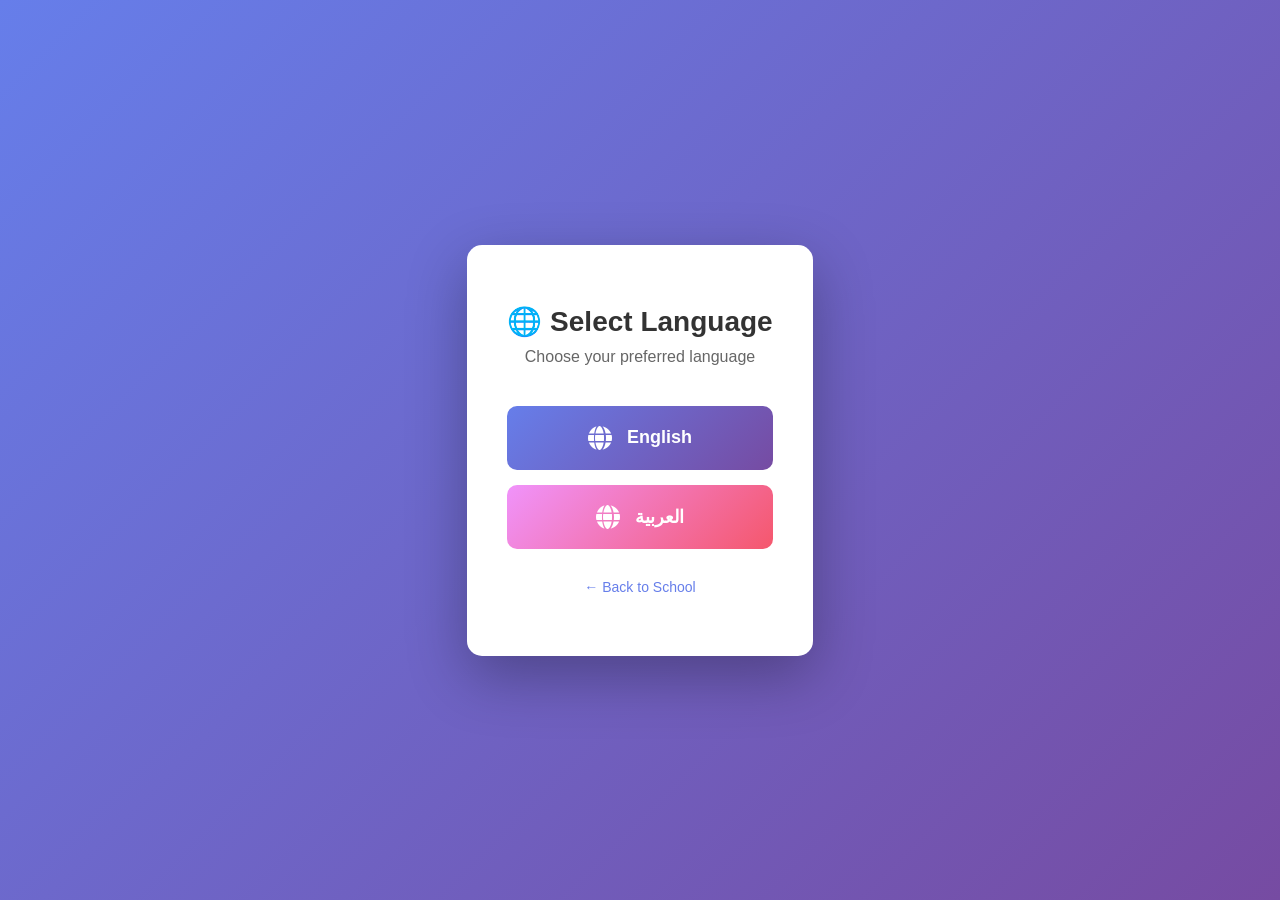
<file: language-selector.html>
<!DOCTYPE html>
<html lang="en">
<head>
    <meta charset="UTF-8">
    <meta name="viewport" content="width=device-width, initial-scale=1.0">
    <title>Select Language - Bright Future Primary School</title>
    <link rel="stylesheet" href="https://cdnjs.cloudflare.com/ajax/libs/font-awesome/6.0.0/css/all.min.css">
    <style>
        * {
            margin: 0;
            padding: 0;
            box-sizing: border-box;
        }
        
        body {
            font-family: 'Segoe UI', Tahoma, Geneva, Verdana, sans-serif;
            background: linear-gradient(135deg, #667eea 0%, #764ba2 100%);
            min-height: 100vh;
            display: flex;
            align-items: center;
            justify-content: center;
            padding: 20px;
        }
        
        .language-container {
            background: white;
            border-radius: 15px;
            box-shadow: 0 20px 60px rgba(0, 0, 0, 0.3);
            padding: 60px 40px;
            text-align: center;
            max-width: 500px;
            animation: slideIn 0.6s ease;
        }
        
        @keyframes slideIn {
            from {
                opacity: 0;
                transform: translateY(-30px);
            }
            to {
                opacity: 1;
                transform: translateY(0);
            }
        }
        
        .language-container h1 {
            color: #333;
            margin-bottom: 10px;
            font-size: 28px;
        }
        
        .language-container p {
            color: #666;
            margin-bottom: 40px;
            font-size: 16px;
        }
        
        .language-options {
            display: flex;
            flex-direction: column;
            gap: 15px;
        }
        
        .language-btn {
            display: flex;
            align-items: center;
            justify-content: center;
            gap: 15px;
            padding: 20px;
            background: linear-gradient(135deg, #667eea 0%, #764ba2 100%);
            color: white;
            border: none;
            border-radius: 10px;
            font-size: 18px;
            font-weight: 600;
            cursor: pointer;
            transition: all 0.3s ease;
            text-decoration: none;
        }
        
        .language-btn:hover {
            transform: translateY(-5px);
            box-shadow: 0 10px 30px rgba(102, 126, 234, 0.4);
        }
        
        .language-btn.arabic {
            background: linear-gradient(135deg, #f093fb 0%, #f5576c 100%);
        }
        
        .language-btn.arabic:hover {
            box-shadow: 0 10px 30px rgba(245, 87, 108, 0.4);
        }
        
        .language-btn i {
            font-size: 24px;
        }
        
        .back-link {
            margin-top: 30px;
            display: inline-block;
            color: #667eea;
            text-decoration: none;
            font-size: 14px;
            transition: color 0.3s ease;
        }
        
        .back-link:hover {
            color: #764ba2;
        }
    </style>
</head>
<body>
    <div class="language-container">
        <h1>🌐 Select Language</h1>
        <p>Choose your preferred language</p>
        
        <div class="language-options">
            <a href="index.html" class="language-btn">
                <i class="fas fa-globe"></i>
                <span>English</span>
            </a>
            <a href="index-ar.html" class="language-btn arabic">
                <i class="fas fa-globe"></i>
                <span>العربية</span>
            </a>
        </div>
        
        <a href="index.html" class="back-link">← Back to School</a>
    </div>
</body>
</html>
</file>
<file: styles.css>
* {
    margin: 0;
    padding: 0;
    box-sizing: border-box;
}

:root {
    --primary-color: #667eea;
    --secondary-color: #764ba2;
    --accent-color: #f5576c;
    --text-dark: #333333;
    --text-light: #666666;
    --bg-light: #f8f9fa;
    --bg-white: #ffffff;
    --border-color: #e0e0e0;
    --shadow: 0 2px 10px rgba(0, 0, 0, 0.1);
}

body {
    font-family: 'Segoe UI', Tahoma, Geneva, Verdana, sans-serif;
    line-height: 1.6;
    color: var(--text-dark);
    background-color: var(--bg-white);
}

html {
    scroll-behavior: smooth;
}

.container {
    max-width: 1200px;
    margin: 0 auto;
    padding: 0 20px;
}

/* Navigation */
.navbar {
    background: var(--bg-white);
    box-shadow: var(--shadow);
    position: sticky;
    top: 0;
    z-index: 100;
}

.navbar .container {
    display: flex;
    justify-content: space-between;
    align-items: center;
    padding: 1rem 20px;
}

.nav-brand {
    display: flex;
    align-items: center;
    gap: 10px;
    font-size: 1.5rem;
    font-weight: bold;
    color: var(--primary-color);
}

.nav-brand i {
    font-size: 2rem;
}

.nav-menu {
    display: flex;
    list-style: none;
    gap: 2rem;
}

.nav-link {
    text-decoration: none;
    color: var(--text-dark);
    font-weight: 500;
    transition: color 0.3s ease;
    position: relative;
}

.nav-link:hover,
.nav-link.active {
    color: var(--primary-color);
}

.nav-link.active::after {
    content: '';
    position: absolute;
    bottom: -5px;
    left: 0;
    width: 100%;
    height: 2px;
    background: var(--primary-color);
}

.hamburger {
    display: none;
    flex-direction: column;
    cursor: pointer;
}

.hamburger span {
    width: 25px;
    height: 3px;
    background: var(--text-dark);
    margin: 5px 0;
    transition: 0.3s;
}

/* Buttons */
.btn {
    padding: 12px 30px;
    border: none;
    border-radius: 5px;
    font-size: 1rem;
    cursor: pointer;
    text-decoration: none;
    display: inline-block;
    transition: all 0.3s ease;
    font-weight: 600;
}

.btn-primary {
    background: linear-gradient(135deg, var(--primary-color), var(--secondary-color));
    color: white;
}

.btn-primary:hover {
    transform: translateY(-2px);
    box-shadow: 0 5px 20px rgba(102, 126, 234, 0.4);
}

/* Hero Section */
.hero {
    min-height: 600px;
    background: linear-gradient(135deg, var(--primary-color), var(--secondary-color));
    color: white;
    display: flex;
    align-items: center;
    justify-content: center;
    text-align: center;
    position: relative;
    overflow: hidden;
}

.hero-overlay {
    position: absolute;
    top: 0;
    left: 0;
    right: 0;
    bottom: 0;
    background: url('data:image/svg+xml,<svg xmlns="http://www.w3.org/2000/svg" viewBox="0 0 100 100"><circle cx="20" cy="20" r="20" fill="rgba(255,255,255,0.1)"/><circle cx="80" cy="80" r="30" fill="rgba(255,255,255,0.05)"/></svg>');
    opacity: 0.1;
}

.hero-content {
    position: relative;
    z-index: 1;
    animation: slideInUp 0.8s ease;
}

.hero h1 {
    font-size: 3.5rem;
    margin-bottom: 1rem;
    font-weight: 700;
}

.hero p {
    font-size: 1.3rem;
    margin-bottom: 2rem;
    font-weight: 300;
}

/* Sections */
section {
    padding: 80px 0;
}

section h2 {
    font-size: 2.5rem;
    text-align: center;
    margin-bottom: 3rem;
    color: var(--text-dark);
    position: relative;
    padding-bottom: 1rem;
}

section h2::after {
    content: '';
    position: absolute;
    bottom: 0;
    left: 50%;
    transform: translateX(-50%);
    width: 60px;
    height: 4px;
    background: linear-gradient(90deg, var(--primary-color), var(--secondary-color));
    border-radius: 2px;
}

.section-subtitle {
    text-align: center;
    color: var(--text-light);
    font-size: 1.1rem;
    margin-top: -2rem;
    margin-bottom: 3rem;
}

/* About Section */
.about {
    background-color: var(--bg-light);
}

.about-content {
    display: grid;
    grid-template-columns: 1fr 1fr;
    gap: 3rem;
    align-items: center;
}

.about-text p {
    color: var(--text-light);
    margin-bottom: 1.5rem;
    font-size: 1.1rem;
    line-height: 1.8;
}

.about-features {
    list-style: none;
}

.about-features li {
    padding: 0.8rem 0;
    color: var(--text-dark);
    font-weight: 500;
    display: flex;
    align-items: center;
    gap: 10px;
}

.about-features i {
    color: var(--primary-color);
    font-size: 1.2rem;
}

.about-stats {
    display: grid;
    grid-template-columns: 1fr 1fr;
    gap: 2rem;
}

.stat {
    background: var(--bg-white);
    padding: 2rem;
    text-align: center;
    border-radius: 10px;
    box-shadow: var(--shadow);
    transition: transform 0.3s ease;
}

.stat:hover {
    transform: translateY(-5px);
}

.stat h3 {
    font-size: 2.5rem;
    color: var(--primary-color);
    margin-bottom: 0.5rem;
}

.stat p {
    color: var(--text-light);
}

/* Academics Section */
.programs-grid {
    display: grid;
    grid-template-columns: repeat(auto-fit, minmax(300px, 1fr));
    gap: 2rem;
}

.program-card {
    background: var(--bg-white);
    padding: 2rem;
    border-radius: 10px;
    box-shadow: var(--shadow);
    text-align: center;
    transition: all 0.3s ease;
    border-top: 4px solid var(--primary-color);
}

.program-card:hover {
    transform: translateY(-10px);
    box-shadow: 0 10px 30px rgba(102, 126, 234, 0.2);
}

.program-card i {
    font-size: 3rem;
    color: var(--primary-color);
    margin-bottom: 1rem;
}

.program-card h3 {
    font-size: 1.5rem;
    margin-bottom: 1rem;
    color: var(--text-dark);
}

.program-card p {
    color: var(--text-light);
    line-height: 1.8;
}

/* Faculty Section */
.faculty {
    background-color: var(--bg-light);
}

.faculty-grid {
    display: grid;
    grid-template-columns: repeat(auto-fit, minmax(280px, 1fr));
    gap: 2rem;
}

.faculty-card {
    background: var(--bg-white);
    border-radius: 10px;
    overflow: hidden;
    box-shadow: var(--shadow);
    transition: all 0.3s ease;
    text-align: center;
}

.faculty-card:hover {
    transform: translateY(-10px);
    box-shadow: 0 15px 40px rgba(0, 0, 0, 0.15);
}

.faculty-image {
    width: 100%;
    height: 200px;
    background-size: cover;
    background-position: center;
}

.faculty-card h3 {
    padding: 1.5rem 1rem 0;
    font-size: 1.3rem;
    color: var(--text-dark);
}

.faculty-card .position {
    color: var(--primary-color);
    font-weight: 600;
    font-size: 0.9rem;
}

.faculty-card .bio {
    padding: 1rem;
    color: var(--text-light);
    font-size: 0.95rem;
    line-height: 1.6;
}

/* Admissions Section */
.admissions {
    background-color: var(--bg-white);
}

.admissions-content {
    display: grid;
    grid-template-columns: 1fr 1fr;
    gap: 3rem;
}

.admission-steps {
    list-style: none;
    counter-reset: steps;
}

.admission-steps li {
    counter-increment: steps;
    margin-bottom: 2rem;
    padding-left: 60px;
    position: relative;
    color: var(--text-dark);
}

.admission-steps li::before {
    content: counter(steps);
    position: absolute;
    left: 0;
    top: 0;
    width: 50px;
    height: 50px;
    background: linear-gradient(135deg, var(--primary-color), var(--secondary-color));
    color: white;
    border-radius: 50%;
    display: flex;
    align-items: center;
    justify-content: center;
    font-weight: bold;
    font-size: 1.2rem;
}

.admission-steps strong {
    display: block;
    font-size: 1.1rem;
    margin-bottom: 0.5rem;
}

.admission-steps p {
    color: var(--text-light);
}

.admission-form {
    background: var(--bg-light);
    padding: 2rem;
    border-radius: 10px;
}

.admission-form h3 {
    margin-bottom: 1.5rem;
    color: var(--text-dark);
}

.admission-form form {
    display: flex;
    flex-direction: column;
    gap: 1rem;
}

.admission-form input,
.admission-form select,
.admission-form textarea {
    padding: 12px;
    border: 1px solid var(--border-color);
    border-radius: 5px;
    font-family: inherit;
    font-size: 1rem;
    transition: border-color 0.3s ease;
}

.admission-form input:focus,
.admission-form select:focus,
.admission-form textarea:focus {
    outline: none;
    border-color: var(--primary-color);
    box-shadow: 0 0 5px rgba(102, 126, 234, 0.2);
}

/* Gallery Section */
.gallery {
    background-color: var(--bg-light);
}

.gallery-grid {
    display: grid;
    grid-template-columns: repeat(auto-fit, minmax(300px, 1fr));
    gap: 2rem;
}

.gallery-item {
    border-radius: 10px;
    overflow: hidden;
    box-shadow: var(--shadow);
    cursor: pointer;
    transition: all 0.3s ease;
}

.gallery-item:hover {
    transform: scale(1.05);
    box-shadow: 0 10px 30px rgba(0, 0, 0, 0.2);
}

.gallery-image {
    width: 100%;
    height: 250px;
    background-size: cover;
    background-position: center;
}

.gallery-item p {
    padding: 1rem;
    background: var(--bg-white);
    text-align: center;
    font-weight: 600;
    color: var(--text-dark);
}

/* Contact Section */
.contact {
    background-color: var(--bg-white);
}

.contact-content {
    display: grid;
    grid-template-columns: 1fr 1fr;
    gap: 3rem;
}

.contact-info {
    display: grid;
    grid-template-columns: 1fr 1fr;
    gap: 2rem;
}

.info-card {
    padding: 2rem;
    background: var(--bg-light);
    border-radius: 10px;
    text-align: center;
    transition: all 0.3s ease;
}

.info-card:hover {
    background: linear-gradient(135deg, var(--primary-color), var(--secondary-color));
    color: white;
    transform: translateY(-5px);
}

.info-card i {
    font-size: 2.5rem;
    color: var(--primary-color);
    margin-bottom: 1rem;
}

.info-card:hover i {
    color: white;
}

.info-card h3 {
    margin-bottom: 1rem;
    color: var(--text-dark);
}

.info-card:hover h3 {
    color: white;
}

.info-card p {
    color: var(--text-light);
    line-height: 1.8;
}

.info-card:hover p {
    color: white;
}

.contact-form {
    background: var(--bg-light);
    padding: 2rem;
    border-radius: 10px;
}

.contact-form h3 {
    margin-bottom: 1.5rem;
    color: var(--text-dark);
}

.contact-form form {
    display: flex;
    flex-direction: column;
    gap: 1rem;
}

.contact-form input,
.contact-form textarea {
    padding: 12px;
    border: 1px solid var(--border-color);
    border-radius: 5px;
    font-family: inherit;
    font-size: 1rem;
    transition: border-color 0.3s ease;
}

.contact-form input:focus,
.contact-form textarea:focus {
    outline: none;
    border-color: var(--primary-color);
    box-shadow: 0 0 5px rgba(102, 126, 234, 0.2);
}

/* Footer */
.footer {
    background: linear-gradient(135deg, #2c3e50, #3d4e5e);
    color: white;
    padding: 3rem 0 1rem;
}

.footer-content {
    display: grid;
    grid-template-columns: repeat(auto-fit, minmax(250px, 1fr));
    gap: 3rem;
    margin-bottom: 2rem;
}

.footer-section h3,
.footer-section h4 {
    margin-bottom: 1rem;
    font-size: 1.1rem;
}

.footer-section p {
    color: rgba(255, 255, 255, 0.8);
    line-height: 1.8;
}

.footer-section ul {
    list-style: none;
}

.footer-section ul li {
    margin-bottom: 0.8rem;
}

.footer-section ul li a {
    color: rgba(255, 255, 255, 0.8);
    text-decoration: none;
    transition: color 0.3s ease;
}

.footer-section ul li a:hover {
    color: white;
}

.social-links {
    display: flex;
    gap: 1rem;
    margin-top: 1rem;
}

.social-links a {
    width: 40px;
    height: 40px;
    background: rgba(255, 255, 255, 0.2);
    border-radius: 50%;
    display: flex;
    align-items: center;
    justify-content: center;
    color: white;
    transition: all 0.3s ease;
}

.social-links a:hover {
    background: var(--primary-color);
    transform: translateY(-3px);
}

.footer-bottom {
    text-align: center;
    padding-top: 2rem;
    border-top: 1px solid rgba(255, 255, 255, 0.1);
    color: rgba(255, 255, 255, 0.7);
}

/* Animations */
@keyframes slideInUp {
    from {
        opacity: 0;
        transform: translateY(30px);
    }
    to {
        opacity: 1;
        transform: translateY(0);
    }
}

/* Responsive Design */
@media (max-width: 768px) {
    .hamburger {
        display: flex;
    }

    .nav-menu {
        position: absolute;
        left: -100%;
        top: 70px;
        flex-direction: column;
        background: var(--bg-white);
        width: 100%;
        text-align: center;
        transition: 0.3s;
        box-shadow: var(--shadow);
        padding: 2rem 0;
        gap: 0;
    }

    .nav-menu.active {
        left: 0;
    }

    .nav-menu li {
        padding: 1rem 0;
    }

    .hero h1 {
        font-size: 2rem;
    }

    .hero p {
        font-size: 1rem;
    }

    section h2 {
        font-size: 1.8rem;
    }

    .about-content,
    .admissions-content,
    .contact-content {
        grid-template-columns: 1fr;
    }

    .about-stats {
        grid-template-columns: 1fr 1fr;
    }

    .contact-info {
        grid-template-columns: 1fr;
    }

    .hero {
        min-height: 400px;
    }

    section {
        padding: 50px 0;
    }

    .faculty-grid,
    .programs-grid,
    .gallery-grid {
        grid-template-columns: 1fr;
    }
}

@media (max-width: 480px) {
    .hero h1 {
        font-size: 1.5rem;
    }

    section h2 {
        font-size: 1.5rem;
    }

    .nav-brand {
        font-size: 1rem;
    }

    .nav-brand i {
        font-size: 1.5rem;
    }

    .btn {
        padding: 10px 20px;
        font-size: 0.9rem;
    }

    .hero {
        min-height: 300px;
    }

    .about-stats {
        grid-template-columns: 1fr;
    }

    section {
        padding: 30px 0;
    }
}
</file>
<file: styles-ar.css>
* {
    margin: 0;
    padding: 0;
    box-sizing: border-box;
}

:root {
    --primary-color: #667eea;
    --secondary-color: #764ba2;
    --accent-color: #f5576c;
    --text-dark: #333333;
    --text-light: #666666;
    --bg-light: #f8f9fa;
    --bg-white: #ffffff;
    --border-color: #e0e0e0;
    --shadow: 0 2px 10px rgba(0, 0, 0, 0.1);
}

body {
    font-family: 'Segoe UI', 'Arabic Typesetting', 'Arial Unicode MS', sans-serif;
    line-height: 1.8;
    color: var(--text-dark);
    background-color: var(--bg-white);
    direction: rtl;
}

html {
    scroll-behavior: smooth;
    direction: rtl;
}

.container {
    max-width: 1200px;
    margin: 0 auto;
    padding: 0 20px;
}

/* Navigation */
.navbar {
    background: var(--bg-white);
    box-shadow: var(--shadow);
    position: sticky;
    top: 0;
    z-index: 100;
}

.navbar .container {
    display: flex;
    justify-content: space-between;
    align-items: center;
    padding: 1rem 20px;
    flex-direction: row-reverse;
}

.nav-brand {
    display: flex;
    align-items: center;
    gap: 10px;
    font-size: 1.5rem;
    font-weight: bold;
    color: var(--primary-color);
    flex-direction: row-reverse;
}

.nav-brand i {
    font-size: 2rem;
}

.nav-menu {
    display: flex;
    list-style: none;
    gap: 2rem;
    flex-direction: row-reverse;
}

.nav-link {
    text-decoration: none;
    color: var(--text-dark);
    font-weight: 500;
    transition: color 0.3s ease;
    position: relative;
}

.nav-link:hover,
.nav-link.active {
    color: var(--primary-color);
}

.nav-link.active::after {
    content: '';
    position: absolute;
    bottom: -5px;
    right: 0;
    width: 100%;
    height: 2px;
    background: var(--primary-color);
}

.hamburger {
    display: none;
    flex-direction: column;
    cursor: pointer;
}

.hamburger span {
    width: 25px;
    height: 3px;
    background: var(--text-dark);
    margin: 5px 0;
    transition: 0.3s;
}

/* Buttons */
.btn {
    padding: 12px 30px;
    border: none;
    border-radius: 5px;
    font-size: 1rem;
    cursor: pointer;
    text-decoration: none;
    display: inline-block;
    transition: all 0.3s ease;
    font-weight: 600;
}

.btn-primary {
    background: linear-gradient(135deg, var(--primary-color), var(--secondary-color));
    color: white;
}

.btn-primary:hover {
    transform: translateY(-2px);
    box-shadow: 0 5px 20px rgba(102, 126, 234, 0.4);
}

/* Hero Section */
.hero {
    min-height: 600px;
    background: linear-gradient(135deg, var(--primary-color), var(--secondary-color));
    color: white;
    display: flex;
    align-items: center;
    justify-content: center;
    text-align: center;
    position: relative;
    overflow: hidden;
}

.hero-overlay {
    position: absolute;
    top: 0;
    left: 0;
    right: 0;
    bottom: 0;
    background: url('data:image/svg+xml,<svg xmlns="http://www.w3.org/2000/svg" viewBox="0 0 100 100"><circle cx="20" cy="20" r="20" fill="rgba(255,255,255,0.1)"/><circle cx="80" cy="80" r="30" fill="rgba(255,255,255,0.05)"/></svg>');
    opacity: 0.1;
}

.hero-content {
    position: relative;
    z-index: 1;
    animation: slideInUp 0.8s ease;
}

.hero h1 {
    font-size: 3.5rem;
    margin-bottom: 1rem;
    font-weight: 700;
}

.hero p {
    font-size: 1.3rem;
    margin-bottom: 2rem;
    font-weight: 300;
}

/* Sections */
section {
    padding: 80px 0;
}

section h2 {
    font-size: 2.5rem;
    text-align: center;
    margin-bottom: 3rem;
    color: var(--text-dark);
    position: relative;
    padding-bottom: 1rem;
}

section h2::after {
    content: '';
    position: absolute;
    bottom: 0;
    left: 50%;
    transform: translateX(-50%);
    width: 60px;
    height: 4px;
    background: linear-gradient(90deg, var(--primary-color), var(--secondary-color));
    border-radius: 2px;
}

.section-subtitle {
    text-align: center;
    color: var(--text-light);
    font-size: 1.1rem;
    margin-top: -2rem;
    margin-bottom: 3rem;
}

/* About Section */
.about {
    background-color: var(--bg-light);
}

.about-content {
    display: grid;
    grid-template-columns: 1fr 1fr;
    gap: 3rem;
    align-items: center;
}

.about-text p {
    color: var(--text-light);
    margin-bottom: 1.5rem;
    font-size: 1.1rem;
    line-height: 1.8;
}

.about-features {
    list-style: none;
}

.about-features li {
    padding: 0.8rem 0;
    color: var(--text-dark);
    font-weight: 500;
    display: flex;
    align-items: center;
    gap: 10px;
    flex-direction: row-reverse;
}

.about-features i {
    color: var(--primary-color);
    font-size: 1.2rem;
}

.about-stats {
    display: grid;
    grid-template-columns: 1fr 1fr;
    gap: 2rem;
}

.stat {
    background: var(--bg-white);
    padding: 2rem;
    text-align: center;
    border-radius: 10px;
    box-shadow: var(--shadow);
    transition: transform 0.3s ease;
}

.stat:hover {
    transform: translateY(-5px);
}

.stat h3 {
    font-size: 2.5rem;
    color: var(--primary-color);
    margin-bottom: 0.5rem;
}

.stat p {
    color: var(--text-light);
}

/* Academics Section */
.programs-grid {
    display: grid;
    grid-template-columns: repeat(auto-fit, minmax(300px, 1fr));
    gap: 2rem;
}

.program-card {
    background: var(--bg-white);
    padding: 2rem;
    border-radius: 10px;
    box-shadow: var(--shadow);
    text-align: center;
    transition: all 0.3s ease;
    border-top: 4px solid var(--primary-color);
}

.program-card:hover {
    transform: translateY(-10px);
    box-shadow: 0 10px 30px rgba(102, 126, 234, 0.2);
}

.program-card i {
    font-size: 3rem;
    color: var(--primary-color);
    margin-bottom: 1rem;
}

.program-card h3 {
    font-size: 1.5rem;
    margin-bottom: 1rem;
    color: var(--text-dark);
}

.program-card p {
    color: var(--text-light);
    line-height: 1.8;
}

/* Faculty Section */
.faculty {
    background-color: var(--bg-light);
}

.faculty-grid {
    display: grid;
    grid-template-columns: repeat(auto-fit, minmax(280px, 1fr));
    gap: 2rem;
}

.faculty-card {
    background: var(--bg-white);
    border-radius: 10px;
    overflow: hidden;
    box-shadow: var(--shadow);
    transition: all 0.3s ease;
    text-align: center;
}

.faculty-card:hover {
    transform: translateY(-10px);
    box-shadow: 0 15px 40px rgba(0, 0, 0, 0.15);
}

.faculty-image {
    width: 100%;
    height: 200px;
    background-size: cover;
    background-position: center;
}

.faculty-card h3 {
    padding: 1.5rem 1rem 0;
    font-size: 1.3rem;
    color: var(--text-dark);
}

.faculty-card .position {
    color: var(--primary-color);
    font-weight: 600;
    font-size: 0.9rem;
}

.faculty-card .bio {
    padding: 1rem;
    color: var(--text-light);
    font-size: 0.95rem;
    line-height: 1.6;
}

/* Admissions Section */
.admissions {
    background-color: var(--bg-white);
}

.admissions-content {
    display: grid;
    grid-template-columns: 1fr 1fr;
    gap: 3rem;
}

.admission-steps {
    list-style: none;
    counter-reset: steps;
}

.admission-steps li {
    counter-increment: steps;
    margin-bottom: 2rem;
    padding-right: 60px;
    position: relative;
    color: var(--text-dark);
    text-align: right;
}

.admission-steps li::before {
    content: counter(steps);
    position: absolute;
    left: auto;
    right: 0;
    top: 0;
    width: 50px;
    height: 50px;
    background: linear-gradient(135deg, var(--primary-color), var(--secondary-color));
    color: white;
    border-radius: 50%;
    display: flex;
    align-items: center;
    justify-content: center;
    font-weight: bold;
    font-size: 1.2rem;
}

.admission-steps strong {
    display: block;
    font-size: 1.1rem;
    margin-bottom: 0.5rem;
}

.admission-steps p {
    color: var(--text-light);
}

.admission-form {
    background: var(--bg-light);
    padding: 2rem;
    border-radius: 10px;
}

.admission-form h3 {
    margin-bottom: 1.5rem;
    color: var(--text-dark);
    text-align: right;
}

.admission-form form {
    display: flex;
    flex-direction: column;
    gap: 1rem;
}

.admission-form input,
.admission-form select,
.admission-form textarea {
    padding: 12px;
    border: 1px solid var(--border-color);
    border-radius: 5px;
    font-family: inherit;
    font-size: 1rem;
    transition: border-color 0.3s ease;
    text-align: right;
}

.admission-form input:focus,
.admission-form select:focus,
.admission-form textarea:focus {
    outline: none;
    border-color: var(--primary-color);
    box-shadow: 0 0 5px rgba(102, 126, 234, 0.2);
}

/* Gallery Section */
.gallery {
    background-color: var(--bg-light);
}

.gallery-grid {
    display: grid;
    grid-template-columns: repeat(auto-fit, minmax(300px, 1fr));
    gap: 2rem;
}

.gallery-item {
    border-radius: 10px;
    overflow: hidden;
    box-shadow: var(--shadow);
    cursor: pointer;
    transition: all 0.3s ease;
}

.gallery-item:hover {
    transform: scale(1.05);
    box-shadow: 0 10px 30px rgba(0, 0, 0, 0.2);
}

.gallery-image {
    width: 100%;
    height: 250px;
    background-size: cover;
    background-position: center;
}

.gallery-item p {
    padding: 1rem;
    background: var(--bg-white);
    text-align: center;
    font-weight: 600;
    color: var(--text-dark);
}

/* Contact Section */
.contact {
    background-color: var(--bg-white);
}

.contact-content {
    display: grid;
    grid-template-columns: 1fr 1fr;
    gap: 3rem;
}

.contact-info {
    display: grid;
    grid-template-columns: 1fr 1fr;
    gap: 2rem;
}

.info-card {
    padding: 2rem;
    background: var(--bg-light);
    border-radius: 10px;
    text-align: center;
    transition: all 0.3s ease;
}

.info-card:hover {
    background: linear-gradient(135deg, var(--primary-color), var(--secondary-color));
    color: white;
    transform: translateY(-5px);
}

.info-card i {
    font-size: 2.5rem;
    color: var(--primary-color);
    margin-bottom: 1rem;
}

.info-card:hover i {
    color: white;
}

.info-card h3 {
    margin-bottom: 1rem;
    color: var(--text-dark);
}

.info-card:hover h3 {
    color: white;
}

.info-card p {
    color: var(--text-light);
    line-height: 1.8;
}

.info-card:hover p {
    color: white;
}

.contact-form {
    background: var(--bg-light);
    padding: 2rem;
    border-radius: 10px;
}

.contact-form h3 {
    margin-bottom: 1.5rem;
    color: var(--text-dark);
    text-align: right;
}

.contact-form form {
    display: flex;
    flex-direction: column;
    gap: 1rem;
}

.contact-form input,
.contact-form textarea {
    padding: 12px;
    border: 1px solid var(--border-color);
    border-radius: 5px;
    font-family: inherit;
    font-size: 1rem;
    transition: border-color 0.3s ease;
    text-align: right;
}

.contact-form input:focus,
.contact-form textarea:focus {
    outline: none;
    border-color: var(--primary-color);
    box-shadow: 0 0 5px rgba(102, 126, 234, 0.2);
}

/* Footer */
.footer {
    background: linear-gradient(135deg, #2c3e50, #3d4e5e);
    color: white;
    padding: 3rem 0 1rem;
}

.footer-content {
    display: grid;
    grid-template-columns: repeat(auto-fit, minmax(250px, 1fr));
    gap: 3rem;
    margin-bottom: 2rem;
}

.footer-section h3,
.footer-section h4 {
    margin-bottom: 1rem;
    font-size: 1.1rem;
}

.footer-section p {
    color: rgba(255, 255, 255, 0.8);
    line-height: 1.8;
}

.footer-section ul {
    list-style: none;
}

.footer-section ul li {
    margin-bottom: 0.8rem;
}

.footer-section ul li a {
    color: rgba(255, 255, 255, 0.8);
    text-decoration: none;
    transition: color 0.3s ease;
}

.footer-section ul li a:hover {
    color: white;
}

.social-links {
    display: flex;
    gap: 1rem;
    margin-top: 1rem;
    flex-direction: row-reverse;
}

.social-links a {
    width: 40px;
    height: 40px;
    background: rgba(255, 255, 255, 0.2);
    border-radius: 50%;
    display: flex;
    align-items: center;
    justify-content: center;
    color: white;
    transition: all 0.3s ease;
}

.social-links a:hover {
    background: var(--primary-color);
    transform: translateY(-3px);
}

.footer-bottom {
    text-align: center;
    padding-top: 2rem;
    border-top: 1px solid rgba(255, 255, 255, 0.1);
    color: rgba(255, 255, 255, 0.7);
}

/* Animations */
@keyframes slideInUp {
    from {
        opacity: 0;
        transform: translateY(30px);
    }
    to {
        opacity: 1;
        transform: translateY(0);
    }
}

/* Responsive Design */
@media (max-width: 768px) {
    .hamburger {
        display: flex;
    }

    .nav-menu {
        position: absolute;
        left: auto;
        right: -100%;
        top: 70px;
        flex-direction: column;
        background: var(--bg-white);
        width: 100%;
        text-align: right;
        transition: 0.3s;
        box-shadow: var(--shadow);
        padding: 2rem 0;
        gap: 0;
    }

    .nav-menu.active {
        right: 0;
    }

    .nav-menu li {
        padding: 1rem 0;
    }

    .hero h1 {
        font-size: 2rem;
    }

    .hero p {
        font-size: 1rem;
    }

    section h2 {
        font-size: 1.8rem;
    }

    .about-content,
    .admissions-content,
    .contact-content {
        grid-template-columns: 1fr;
    }

    .about-stats {
        grid-template-columns: 1fr 1fr;
    }

    .contact-info {
        grid-template-columns: 1fr;
    }

    .hero {
        min-height: 400px;
    }

    section {
        padding: 50px 0;
    }

    .faculty-grid,
    .programs-grid,
    .gallery-grid {
        grid-template-columns: 1fr;
    }
}

@media (max-width: 480px) {
    .hero h1 {
        font-size: 1.5rem;
    }

    section h2 {
        font-size: 1.5rem;
    }

    .nav-brand {
        font-size: 1rem;
    }

    .nav-brand i {
        font-size: 1.5rem;
    }

    .btn {
        padding: 10px 20px;
        font-size: 0.9rem;
    }

    .hero {
        min-height: 300px;
    }

    .about-stats {
        grid-template-columns: 1fr;
    }

    section {
        padding: 30px 0;
    }
}
</file>
<file: styles-fr.css>
* {
    margin: 0;
    padding: 0;
    box-sizing: border-box;
}

:root {
    --primary-color: #667eea;
    --secondary-color: #764ba2;
    --accent-color: #f5576c;
    --text-dark: #333333;
    --text-light: #666666;
    --bg-light: #f8f9fa;
    --bg-white: #ffffff;
    --border-color: #e0e0e0;
    --shadow: 0 2px 10px rgba(0, 0, 0, 0.1);
}

body {
    font-family: 'Segoe UI', Tahoma, Geneva, Verdana, sans-serif;
    line-height: 1.6;
    color: var(--text-dark);
    background-color: var(--bg-white);
}

html {
    scroll-behavior: smooth;
}

.container {
    max-width: 1200px;
    margin: 0 auto;
    padding: 0 20px;
}

/* Navigation */
.navbar {
    background: var(--bg-white);
    box-shadow: var(--shadow);
    position: sticky;
    top: 0;
    z-index: 100;
}

.navbar .container {
    display: flex;
    justify-content: space-between;
    align-items: center;
    padding: 1rem 20px;
}

.nav-brand {
    display: flex;
    align-items: center;
    gap: 10px;
    font-size: 1.5rem;
    font-weight: bold;
    color: var(--primary-color);
}

.nav-brand i {
    font-size: 2rem;
}

.nav-menu {
    display: flex;
    list-style: none;
    gap: 2rem;
}

.nav-link {
    text-decoration: none;
    color: var(--text-dark);
    font-weight: 500;
    transition: color 0.3s ease;
    position: relative;
}

.nav-link:hover,
.nav-link.active {
    color: var(--primary-color);
}

.nav-link.active::after {
    content: '';
    position: absolute;
    bottom: -5px;
    left: 0;
    width: 100%;
    height: 2px;
    background: var(--primary-color);
}

.hamburger {
    display: none;
    flex-direction: column;
    cursor: pointer;
}

.hamburger span {
    width: 25px;
    height: 3px;
    background: var(--text-dark);
    margin: 5px 0;
    transition: 0.3s;
}

/* Buttons */
.btn {
    padding: 12px 30px;
    border: none;
    border-radius: 5px;
    font-size: 1rem;
    cursor: pointer;
    text-decoration: none;
    display: inline-block;
    transition: all 0.3s ease;
    font-weight: 600;
}

.btn-primary {
    background: linear-gradient(135deg, var(--primary-color), var(--secondary-color));
    color: white;
}

.btn-primary:hover {
    transform: translateY(-2px);
    box-shadow: 0 5px 20px rgba(102, 126, 234, 0.4);
}

/* Hero Section */
.hero {
    min-height: 600px;
    background: linear-gradient(135deg, var(--primary-color), var(--secondary-color));
    color: white;
    display: flex;
    align-items: center;
    justify-content: center;
    text-align: center;
    position: relative;
    overflow: hidden;
}

.hero-overlay {
    position: absolute;
    top: 0;
    left: 0;
    right: 0;
    bottom: 0;
    background: url('data:image/svg+xml,<svg xmlns="http://www.w3.org/2000/svg" viewBox="0 0 100 100"><circle cx="20" cy="20" r="20" fill="rgba(255,255,255,0.1)"/><circle cx="80" cy="80" r="30" fill="rgba(255,255,255,0.05)"/></svg>');
    opacity: 0.1;
}

.hero-content {
    position: relative;
    z-index: 1;
    animation: slideInUp 0.8s ease;
}

.hero h1 {
    font-size: 3.5rem;
    margin-bottom: 1rem;
    font-weight: 700;
}

.hero p {
    font-size: 1.3rem;
    margin-bottom: 2rem;
    font-weight: 300;
}

/* Sections */
section {
    padding: 80px 0;
}

section h2 {
    font-size: 2.5rem;
    text-align: center;
    margin-bottom: 3rem;
    color: var(--text-dark);
    position: relative;
    padding-bottom: 1rem;
}

section h2::after {
    content: '';
    position: absolute;
    bottom: 0;
    left: 50%;
    transform: translateX(-50%);
    width: 60px;
    height: 4px;
    background: linear-gradient(90deg, var(--primary-color), var(--secondary-color));
    border-radius: 2px;
}

.section-subtitle {
    text-align: center;
    color: var(--text-light);
    font-size: 1.1rem;
    margin-top: -2rem;
    margin-bottom: 3rem;
}

/* About Section */
.about {
    background-color: var(--bg-light);
}

.about-content {
    display: grid;
    grid-template-columns: 1fr 1fr;
    gap: 3rem;
    align-items: center;
}

.about-text p {
    color: var(--text-light);
    margin-bottom: 1.5rem;
    font-size: 1.1rem;
    line-height: 1.8;
}

.about-features {
    list-style: none;
}

.about-features li {
    padding: 0.8rem 0;
    color: var(--text-dark);
    font-weight: 500;
    display: flex;
    align-items: center;
    gap: 10px;
}

.about-features i {
    color: var(--primary-color);
    font-size: 1.2rem;
}

.about-stats {
    display: grid;
    grid-template-columns: 1fr 1fr;
    gap: 2rem;
}

.stat {
    background: var(--bg-white);
    padding: 2rem;
    text-align: center;
    border-radius: 10px;
    box-shadow: var(--shadow);
    transition: transform 0.3s ease;
}

.stat:hover {
    transform: translateY(-5px);
}

.stat h3 {
    font-size: 2.5rem;
    color: var(--primary-color);
    margin-bottom: 0.5rem;
}

.stat p {
    color: var(--text-light);
}

/* Academics Section */
.programs-grid {
    display: grid;
    grid-template-columns: repeat(auto-fit, minmax(300px, 1fr));
    gap: 2rem;
}

.program-card {
    background: var(--bg-white);
    padding: 2rem;
    border-radius: 10px;
    box-shadow: var(--shadow);
    text-align: center;
    transition: all 0.3s ease;
    border-top: 4px solid var(--primary-color);
}

.program-card:hover {
    transform: translateY(-10px);
    box-shadow: 0 10px 30px rgba(102, 126, 234, 0.2);
}

.program-card i {
    font-size: 3rem;
    color: var(--primary-color);
    margin-bottom: 1rem;
}

.program-card h3 {
    font-size: 1.5rem;
    margin-bottom: 1rem;
    color: var(--text-dark);
}

.program-card p {
    color: var(--text-light);
    line-height: 1.8;
}

/* Faculty Section */
.faculty {
    background-color: var(--bg-light);
}

.faculty-grid {
    display: grid;
    grid-template-columns: repeat(auto-fit, minmax(280px, 1fr));
    gap: 2rem;
}

.faculty-card {
    background: var(--bg-white);
    border-radius: 10px;
    overflow: hidden;
    box-shadow: var(--shadow);
    transition: all 0.3s ease;
    text-align: center;
}

.faculty-card:hover {
    transform: translateY(-10px);
    box-shadow: 0 15px 40px rgba(0, 0, 0, 0.15);
}

.faculty-image {
    width: 100%;
    height: 200px;
    background-size: cover;
    background-position: center;
}

.faculty-card h3 {
    padding: 1.5rem 1rem 0;
    font-size: 1.3rem;
    color: var(--text-dark);
}

.faculty-card .position {
    color: var(--primary-color);
    font-weight: 600;
    font-size: 0.9rem;
}

.faculty-card .bio {
    padding: 1rem;
    color: var(--text-light);
    font-size: 0.95rem;
    line-height: 1.6;
}

/* Admissions Section */
.admissions {
    background-color: var(--bg-white);
}

.admissions-content {
    display: grid;
    grid-template-columns: 1fr 1fr;
    gap: 3rem;
}

.admission-steps {
    list-style: none;
    counter-reset: steps;
}

.admission-steps li {
    counter-increment: steps;
    margin-bottom: 2rem;
    padding-left: 60px;
    position: relative;
    color: var(--text-dark);
}

.admission-steps li::before {
    content: counter(steps);
    position: absolute;
    left: 0;
    top: 0;
    width: 50px;
    height: 50px;
    background: linear-gradient(135deg, var(--primary-color), var(--secondary-color));
    color: white;
    border-radius: 50%;
    display: flex;
    align-items: center;
    justify-content: center;
    font-weight: bold;
    font-size: 1.2rem;
}

.admission-steps strong {
    display: block;
    font-size: 1.1rem;
    margin-bottom: 0.5rem;
}

.admission-steps p {
    color: var(--text-light);
}

.admission-form {
    background: var(--bg-light);
    padding: 2rem;
    border-radius: 10px;
}

.admission-form h3 {
    margin-bottom: 1.5rem;
    color: var(--text-dark);
}

.admission-form form {
    display: flex;
    flex-direction: column;
    gap: 1rem;
}

.admission-form input,
.admission-form select,
.admission-form textarea {
    padding: 12px;
    border: 1px solid var(--border-color);
    border-radius: 5px;
    font-family: inherit;
    font-size: 1rem;
    transition: border-color 0.3s ease;
}

.admission-form input:focus,
.admission-form select:focus,
.admission-form textarea:focus {
    outline: none;
    border-color: var(--primary-color);
    box-shadow: 0 0 5px rgba(102, 126, 234, 0.2);
}

/* Gallery Section */
.gallery {
    background-color: var(--bg-light);
}

.gallery-grid {
    display: grid;
    grid-template-columns: repeat(auto-fit, minmax(300px, 1fr));
    gap: 2rem;
}

.gallery-item {
    border-radius: 10px;
    overflow: hidden;
    box-shadow: var(--shadow);
    cursor: pointer;
    transition: all 0.3s ease;
}

.gallery-item:hover {
    transform: scale(1.05);
    box-shadow: 0 10px 30px rgba(0, 0, 0, 0.2);
}

.gallery-image {
    width: 100%;
    height: 250px;
    background-size: cover;
    background-position: center;
}

.gallery-item p {
    padding: 1rem;
    background: var(--bg-white);
    text-align: center;
    font-weight: 600;
    color: var(--text-dark);
}

/* Contact Section */
.contact {
    background-color: var(--bg-white);
}

.contact-content {
    display: grid;
    grid-template-columns: 1fr 1fr;
    gap: 3rem;
}

.contact-info {
    display: grid;
    grid-template-columns: 1fr 1fr;
    gap: 2rem;
}

.info-card {
    padding: 2rem;
    background: var(--bg-light);
    border-radius: 10px;
    text-align: center;
    transition: all 0.3s ease;
}

.info-card:hover {
    background: linear-gradient(135deg, var(--primary-color), var(--secondary-color));
    color: white;
    transform: translateY(-5px);
}

.info-card i {
    font-size: 2.5rem;
    color: var(--primary-color);
    margin-bottom: 1rem;
}

.info-card:hover i {
    color: white;
}

.info-card h3 {
    margin-bottom: 1rem;
    color: var(--text-dark);
}

.info-card:hover h3 {
    color: white;
}

.info-card p {
    color: var(--text-light);
    line-height: 1.8;
}

.info-card:hover p {
    color: white;
}

.contact-form {
    background: var(--bg-light);
    padding: 2rem;
    border-radius: 10px;
}

.contact-form h3 {
    margin-bottom: 1.5rem;
    color: var(--text-dark);
}

.contact-form form {
    display: flex;
    flex-direction: column;
    gap: 1rem;
}

.contact-form input,
.contact-form textarea {
    padding: 12px;
    border: 1px solid var(--border-color);
    border-radius: 5px;
    font-family: inherit;
    font-size: 1rem;
    transition: border-color 0.3s ease;
}

.contact-form input:focus,
.contact-form textarea:focus {
    outline: none;
    border-color: var(--primary-color);
    box-shadow: 0 0 5px rgba(102, 126, 234, 0.2);
}

/* Footer */
.footer {
    background: linear-gradient(135deg, #2c3e50, #3d4e5e);
    color: white;
    padding: 3rem 0 1rem;
}

.footer-content {
    display: grid;
    grid-template-columns: repeat(auto-fit, minmax(250px, 1fr));
    gap: 3rem;
    margin-bottom: 2rem;
}

.footer-section h3,
.footer-section h4 {
    margin-bottom: 1rem;
    font-size: 1.1rem;
}

.footer-section p {
    color: rgba(255, 255, 255, 0.8);
    line-height: 1.8;
}

.footer-section ul {
    list-style: none;
}

.footer-section ul li {
    margin-bottom: 0.8rem;
}

.footer-section ul li a {
    color: rgba(255, 255, 255, 0.8);
    text-decoration: none;
    transition: color 0.3s ease;
}

.footer-section ul li a:hover {
    color: white;
}

.social-links {
    display: flex;
    gap: 1rem;
    margin-top: 1rem;
}

.social-links a {
    width: 40px;
    height: 40px;
    background: rgba(255, 255, 255, 0.2);
    border-radius: 50%;
    display: flex;
    align-items: center;
    justify-content: center;
    color: white;
    transition: all 0.3s ease;
}

.social-links a:hover {
    background: var(--primary-color);
    transform: translateY(-3px);
}

.footer-bottom {
    text-align: center;
    padding-top: 2rem;
    border-top: 1px solid rgba(255, 255, 255, 0.1);
    color: rgba(255, 255, 255, 0.7);
}

/* Animations */
@keyframes slideInUp {
    from {
        opacity: 0;
        transform: translateY(30px);
    }
    to {
        opacity: 1;
        transform: translateY(0);
    }
}

/* Responsive Design */
@media (max-width: 768px) {
    .hamburger {
        display: flex;
    }

    .nav-menu {
        position: absolute;
        left: -100%;
        top: 70px;
        flex-direction: column;
        background: var(--bg-white);
        width: 100%;
        text-align: center;
        transition: 0.3s;
        box-shadow: var(--shadow);
        padding: 2rem 0;
        gap: 0;
    }

    .nav-menu.active {
        left: 0;
    }

    .nav-menu li {
        padding: 1rem 0;
    }

    .hero h1 {
        font-size: 2rem;
    }

    .hero p {
        font-size: 1rem;
    }

    section h2 {
        font-size: 1.8rem;
    }

    .about-content,
    .admissions-content,
    .contact-content {
        grid-template-columns: 1fr;
    }

    .about-stats {
        grid-template-columns: 1fr 1fr;
    }

    .contact-info {
        grid-template-columns: 1fr;
    }

    .hero {
        min-height: 400px;
    }

    section {
        padding: 50px 0;
    }

    .faculty-grid,
    .programs-grid,
    .gallery-grid {
        grid-template-columns: 1fr;
    }
}

@media (max-width: 480px) {
    .hero h1 {
        font-size: 1.5rem;
    }

    section h2 {
        font-size: 1.5rem;
    }

    .nav-brand {
        font-size: 1rem;
    }

    .nav-brand i {
        font-size: 1.5rem;
    }

    .btn {
        padding: 10px 20px;
        font-size: 0.9rem;
    }

    .hero {
        min-height: 300px;
    }

    .about-stats {
        grid-template-columns: 1fr;
    }

    section {
        padding: 30px 0;
    }
}
</file>
